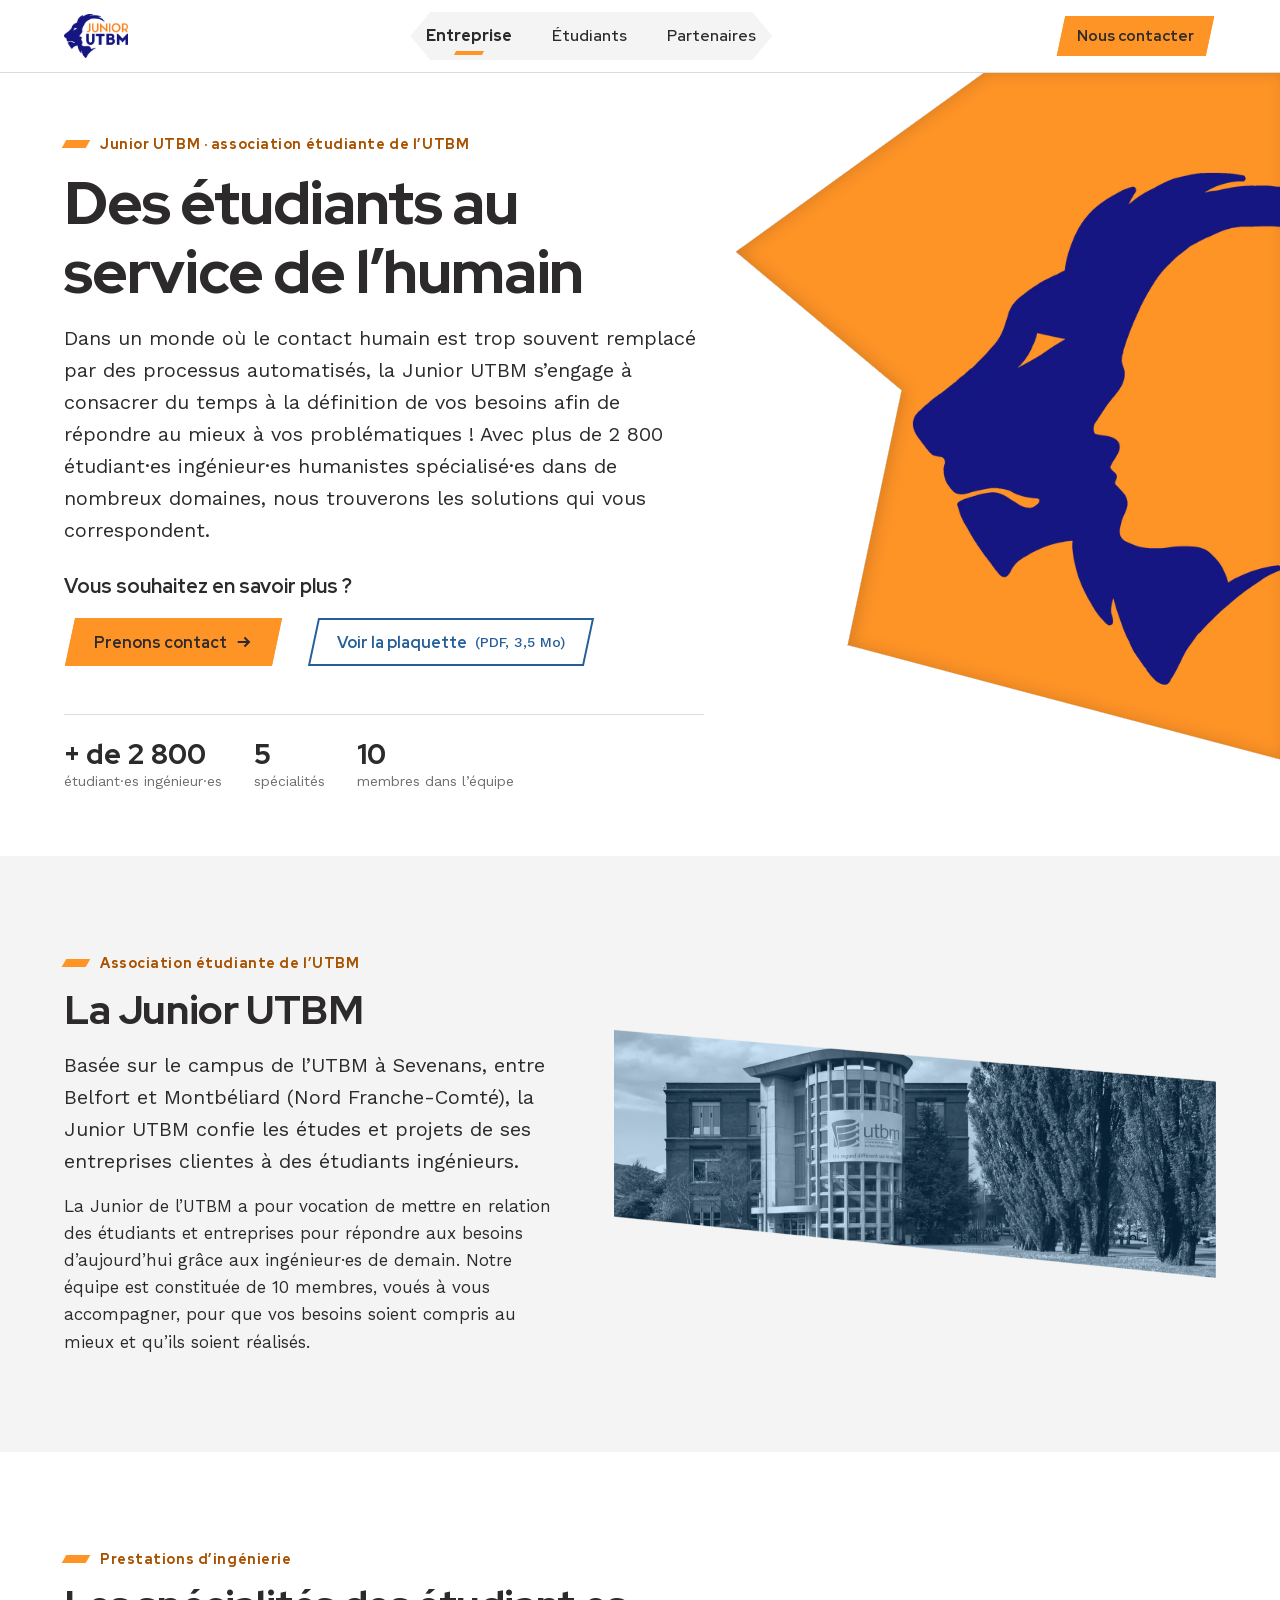
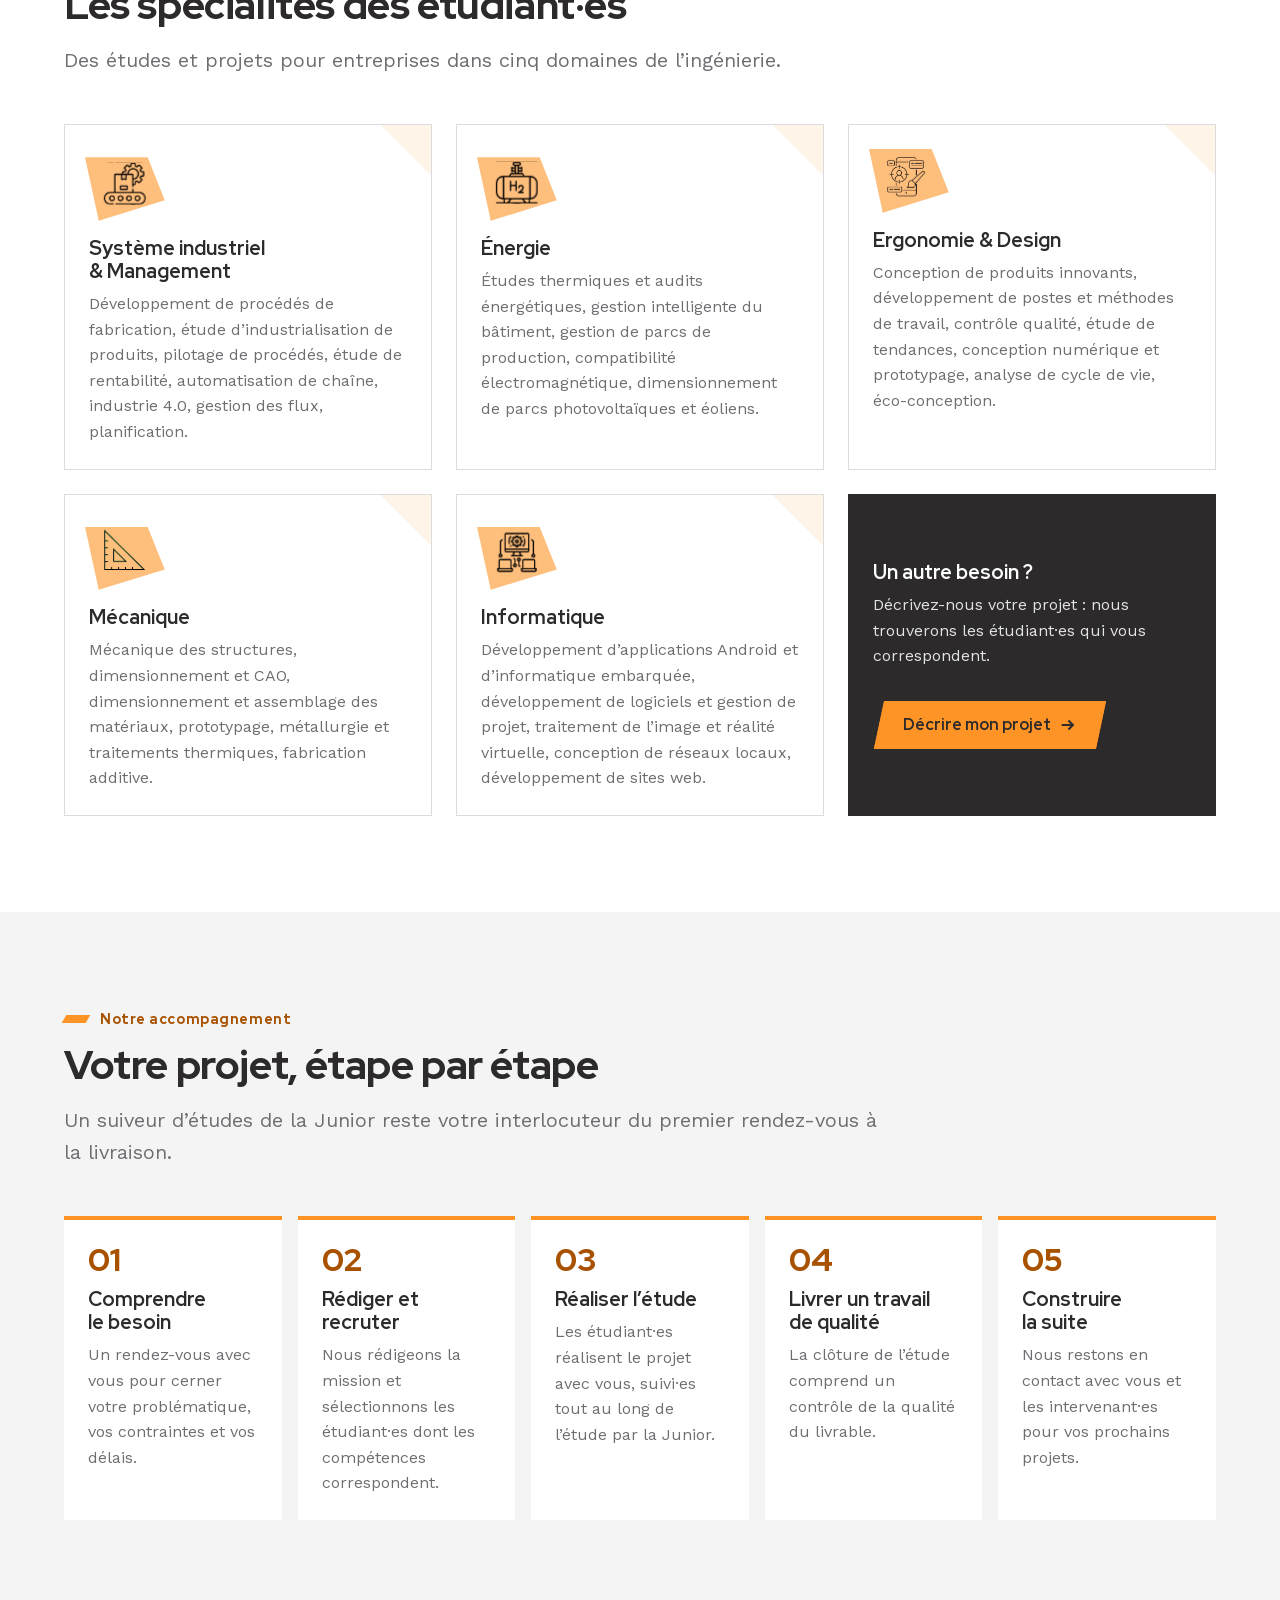
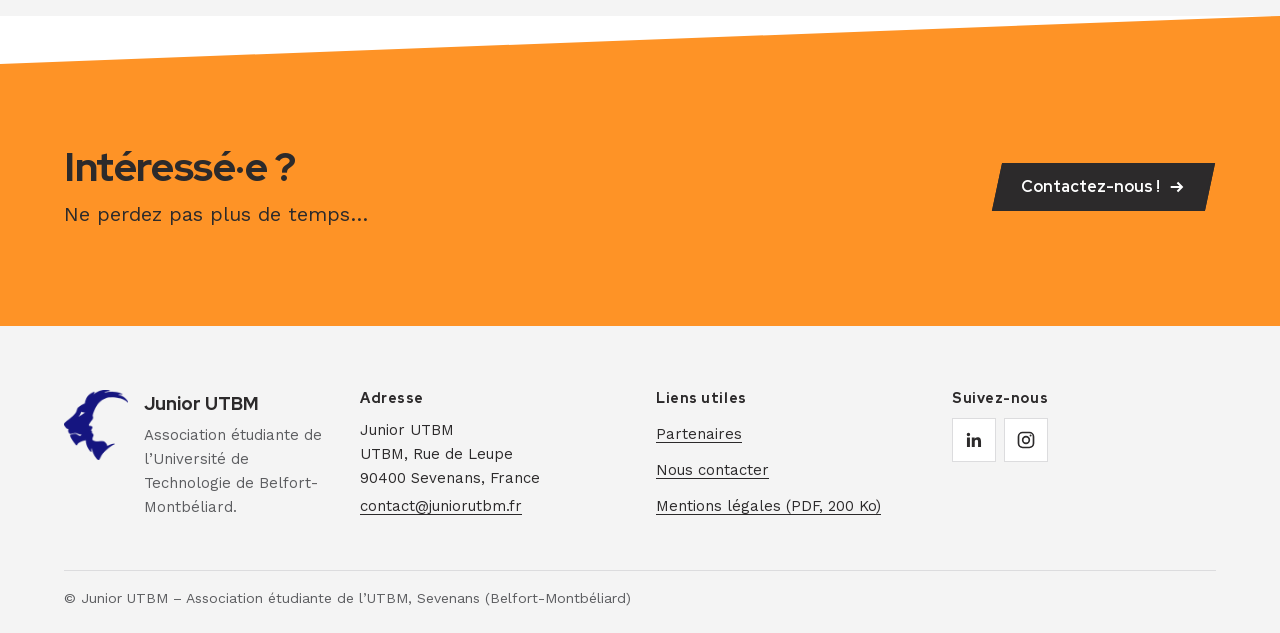
<file: index.html>
<!doctype html>
<html lang="fr">
<head>
  <meta charset="utf-8">
  <meta http-equiv="Content-Security-Policy" content="default-src 'self'; object-src 'none'; base-uri 'self'; form-action 'self'">
  <meta name="viewport" content="width=device-width, initial-scale=1">
  <title>Junior UTBM | Études d’ingénierie par des étudiants UTBM</title>
  <meta name="description" content="Junior UTBM, association étudiante de l’UTBM à Sevenans (Belfort-Montbéliard) : études et prestations d’ingénierie réalisées par des étudiants ingénieurs.">
  <link rel="canonical" href="https://junior.utbm.fr/">
  <meta name="theme-color" content="#FE9326">
  <link rel="icon" href="favicon.ico" sizes="48x48">
  <link rel="icon" href="assets/img/favicon.svg" type="image/svg+xml">
  <link rel="icon" href="assets/img/favicon-192.png" type="image/png" sizes="192x192">
  <link rel="apple-touch-icon" href="assets/img/apple-touch-icon.png">
  <link rel="preload" href="assets/fonts/red-hat-display.woff2" as="font" type="font/woff2" crossorigin>
  <link rel="stylesheet" href="assets/css/style.css">
  <script src="assets/js/main.js" defer></script>

  <meta property="og:type" content="website">
  <meta property="og:site_name" content="Junior UTBM">
  <meta property="og:locale" content="fr_FR">
  <meta property="og:title" content="Junior UTBM | Études d’ingénierie par des étudiants UTBM">
  <meta property="og:description" content="Junior UTBM, association étudiante de l’UTBM à Sevenans (Belfort-Montbéliard) : études et prestations d’ingénierie réalisées par des étudiants ingénieurs.">
  <meta property="og:url" content="https://junior.utbm.fr/">
  <meta property="og:image" content="https://junior.utbm.fr/assets/img/og-image.png">
  <meta property="og:image:width" content="1200">
  <meta property="og:image:height" content="630">
  <meta property="og:image:alt" content="Junior UTBM : des étudiants ingénieurs de l’UTBM au service des entreprises">
  <meta name="twitter:card" content="summary_large_image">

  <script type="application/ld+json">
{
    "@context": "https://schema.org",
    "@graph": [
      {
        "@type": "Organization",
        "@id": "https://junior.utbm.fr/#organization",
        "name": "Junior UTBM",
        "url": "https://junior.utbm.fr/",
        "logo": "https://junior.utbm.fr/assets/img/logo.png",
        "image": "https://junior.utbm.fr/assets/img/og-image.png",
        "description": "Association étudiante de l’UTBM qui met en relation des étudiants ingénieurs et des entreprises pour des études et projets d’ingénierie.",
        "email": "contact@juniorutbm.fr",
        "address": {
          "@type": "PostalAddress",
          "streetAddress": "UTBM, Rue de Leupe",
          "postalCode": "90400",
          "addressLocality": "Sevenans",
          "addressRegion": "Bourgogne-Franche-Comté",
          "addressCountry": "FR"
        },
        "areaServed": "Nord Franche-Comté",
        "sameAs": [
          "https://www.linkedin.com/company/junior-utbm/",
          "https://www.instagram.com/junior_utbm/"
        ],
        "parentOrganization": {
          "@type": "CollegeOrUniversity",
          "name": "Université de Technologie de Belfort-Montbéliard (UTBM)",
          "url": "https://www.utbm.fr/"
        },
        "knowsAbout": [
          "Système industriel",
          "Industrie 4.0",
          "Énergie",
          "Photovoltaïque",
          "Mécanique",
          "CAO",
          "Ergonomie",
          "Design produit",
          "Éco-conception",
          "Informatique",
          "Développement web",
          "Développement logiciel"
        ]
      },
      {
        "@type": "WebSite",
        "@id": "https://junior.utbm.fr/#website",
        "url": "https://junior.utbm.fr/",
        "name": "Junior UTBM",
        "inLanguage": "fr-FR",
        "publisher": {
          "@id": "https://junior.utbm.fr/#organization"
        }
      }
    ]
  }
  </script>
</head>
<body>
  <a class="skip-link" href="#contenu">Aller au contenu</a>

  <!-- EN-TÊTE (identique sur toutes les pages, seuls les chemins et aria-current changent) -->
  <header class="site-header">
    <div class="site-header__inner container">
      <a class="brand" href="./"><picture><source srcset="assets/img/logo.webp" type="image/webp"><img src="assets/img/logo.png" alt="Junior UTBM – accueil" width="347" height="240"></picture></a>
      <nav class="site-nav" aria-label="Navigation principale">
        <ul class="site-nav__list">
          <li><a href="./" aria-current="page">Entreprise</a></li>
          <li><a href="etudiants/">Étudiants</a></li>
          <li><a href="partenaires/">Partenaires</a></li>
        </ul>
      </nav>
      <a class="btn btn--primary btn--sm site-header__cta" href="contact/">Nous contacter</a>
    </div>
  </header>

  <main id="contenu">
    <section class="hero hero--home" aria-labelledby="titre-principal">
      <div class="hero__content">
        <h1 id="titre-principal">
          <span class="kicker kicker--h1">Junior UTBM · association étudiante de l’UTBM<span class="visually-hidden"> :</span></span>
          Des étudiants au service de l’humain
        </h1>
        <p class="lead">Dans un monde où le contact humain est trop souvent remplacé par des processus automatisés, la Junior UTBM s’engage à consacrer du temps à la définition de vos besoins afin de répondre au mieux à vos problématiques&nbsp;! Avec plus de 2&nbsp;800 étudiant·es ingénieur·es humanistes spécialisé·es dans de nombreux domaines, nous trouverons les solutions qui vous correspondent.</p>
        <p class="hero__question">Vous souhaitez en savoir plus&nbsp;?</p>
        <div class="actions">
          <a class="btn btn--primary" href="contact/">Prenons contact <svg viewBox="0 0 20 20" aria-hidden="true" focusable="false"><path d="M3 10h12M10.5 5l5 5-5 5" fill="none" stroke="currentColor" stroke-width="2.2"/></svg></a>
          <a class="btn btn--secondary" href="assets/docs/plaquette-junior-utbm.pdf" type="application/pdf">Voir la plaquette <span class="btn__meta">(PDF, 3,5&nbsp;Mo)</span></a>
        </div>
        <ul class="facts">
          <li><strong>+ de 2&nbsp;800</strong> étudiant·es ingénieur·es</li>
          <li><strong>5</strong> spécialités</li>
          <li><strong>10</strong> membres dans l’équipe</li>
        </ul>
      </div>
      <div class="hero__media">
        <img src="assets/img/hero-lion-orange.svg" alt="" width="701" height="886" fetchpriority="high" decoding="async">
      </div>
    </section>

    <section class="section section--light" aria-labelledby="titre-junior">
      <div class="container about__grid">
        <div>
          <p class="kicker">Association étudiante de l’UTBM</p>
          <h2 id="titre-junior">La Junior UTBM</h2>
          <p class="lead">Basée sur le campus de l’UTBM à Sevenans, entre Belfort et Montbéliard (Nord Franche-Comté), la Junior UTBM confie les études et projets de ses entreprises clientes à des étudiants ingénieurs.</p>
          <p>La Junior de l’UTBM a pour vocation de mettre en relation des étudiants et entreprises pour répondre aux besoins d’aujourd’hui grâce aux ingénieur·es de demain. Notre équipe est constituée de 10 membres, voués à vous accompagner, pour que vos besoins soient compris au mieux et qu’ils soient réalisés.</p>
        </div>
        <figure class="about__media">
          <picture>
            <source srcset="assets/img/campus-600.webp 600w, assets/img/campus.webp 1200w" sizes="(min-width: 56em) 40rem, calc(100vw - 2rem)" type="image/webp">
            <img src="assets/img/campus.png" alt="Bâtiment de l’Université de Technologie de Belfort-Montbéliard (UTBM), entouré d’arbres" width="1200" height="495" loading="lazy" decoding="async">
          </picture>
        </figure>
      </div>
    </section>

    <section class="section" aria-labelledby="titre-specialites">
      <div class="container">
        <div class="section-head">
          <p class="kicker">Prestations d’ingénierie</p>
          <h2 id="titre-specialites">Les spécialités des étudiant·es</h2>
          <p>Des études et projets pour entreprises dans cinq domaines de l’ingénierie.</p>
        </div>
        <ul class="cards">
            <li class="card">
              <img class="card__icon" src="assets/img/icons/industriel.svg" alt="" width="157" height="141" loading="lazy" decoding="async">
              <h3>Système industriel &amp; Management</h3>
              <p>Développement de procédés de fabrication, étude d’industrialisation de produits, pilotage de procédés, étude de rentabilité, automatisation de chaîne, industrie 4.0, gestion des flux, planification.</p>
            </li>
            <li class="card">
              <img class="card__icon" src="assets/img/icons/energie.svg" alt="" width="157" height="141" loading="lazy" decoding="async">
              <h3>Énergie</h3>
              <p>Études thermiques et audits énergétiques, gestion intelligente du bâtiment, gestion de parcs de production, compatibilité électromagnétique, dimensionnement de parcs photovoltaïques et éoliens.</p>
            </li>
            <li class="card">
              <img class="card__icon" src="assets/img/icons/design.svg" alt="" width="157" height="141" loading="lazy" decoding="async">
              <h3>Ergonomie &amp; Design</h3>
              <p>Conception de produits innovants, développement de postes et méthodes de travail, contrôle qualité, étude de tendances, conception numérique et prototypage, analyse de cycle de vie, éco-conception.</p>
            </li>
            <li class="card">
              <img class="card__icon" src="assets/img/icons/mecanique.svg" alt="" width="157" height="141" loading="lazy" decoding="async">
              <h3>Mécanique</h3>
              <p>Mécanique des structures, dimensionnement et CAO, dimensionnement et assemblage des matériaux, prototypage, métallurgie et traitements thermiques, fabrication additive.</p>
            </li>
            <li class="card">
              <img class="card__icon" src="assets/img/icons/informatique.svg" alt="" width="157" height="141" loading="lazy" decoding="async">
              <h3>Informatique</h3>
              <p>Développement d’applications Android et d’informatique embarquée, développement de logiciels et gestion de projet, traitement de l’image et réalité virtuelle, conception de réseaux locaux, développement de sites web.</p>
            </li>
            <li class="card card--cta">
              <h3>Un autre besoin&nbsp;?</h3>
              <p>Décrivez-nous votre projet&nbsp;: nous trouverons les étudiant·es qui vous correspondent.</p>
              <a class="btn btn--primary" href="contact/">Décrire mon projet <svg viewBox="0 0 20 20" aria-hidden="true" focusable="false"><path d="M3 10h12M10.5 5l5 5-5 5" fill="none" stroke="currentColor" stroke-width="2.2"/></svg></a>
            </li>
        </ul>
      </div>
    </section>

    <section class="section section--light" aria-labelledby="titre-process">
      <div class="container">
        <div class="section-head">
          <p class="kicker">Notre accompagnement</p>
          <h2 id="titre-process">Votre projet, étape par étape</h2>
          <p>Un suiveur d’études de la Junior reste votre interlocuteur du premier rendez-vous à la livraison.</p>
        </div>
        <ol class="process">
          <li>
            <h3>Comprendre le besoin</h3>
            <p>Un rendez-vous avec vous pour cerner votre problématique, vos contraintes et vos délais.</p>
          </li>
          <li>
            <h3>Rédiger et recruter</h3>
            <p>Nous rédigeons la mission et sélectionnons les étudiant·es dont les compétences correspondent.</p>
          </li>
          <li>
            <h3>Réaliser l’étude</h3>
            <p>Les étudiant·es réalisent le projet avec vous, suivi·es tout au long de l’étude par la Junior.</p>
          </li>
          <li>
            <h3>Livrer un travail de qualité</h3>
            <p>La clôture de l’étude comprend un contrôle de la qualité du livrable.</p>
          </li>
          <li>
            <h3>Construire la suite</h3>
            <p>Nous restons en contact avec vous et les intervenant·es pour vos prochains projets.</p>
          </li>
        </ol>
      </div>
    </section>

    <!-- Masquée jusqu'à ce que les photos des membres actuels soient disponibles : retirer l'attribut hidden pour la réafficher. -->
    <section class="section" aria-labelledby="titre-equipe" hidden>
      <div class="scroller" data-scroller>
        <div class="container scroller__head">
          <div>
            <p class="kicker">Ils vous accompagnent</p>
            <h2 id="titre-equipe">Notre équipe</h2>
            <p>Des étudiant·es de l’UTBM qui suivent votre projet de la définition du besoin à sa réalisation.</p>
          </div>
          <div class="scroller__controls" hidden>
            <button class="scroller__btn" type="button" data-scroller-prev aria-label="Membres précédents"><svg viewBox="0 0 20 20" aria-hidden="true" focusable="false"><path d="M17 10H5M9.5 5l-5 5 5 5" fill="none" stroke="currentColor" stroke-width="2.2"/></svg></button>
            <button class="scroller__btn" type="button" data-scroller-next aria-label="Membres suivants"><svg viewBox="0 0 20 20" aria-hidden="true" focusable="false"><path d="M3 10h12M10.5 5l5 5-5 5" fill="none" stroke="currentColor" stroke-width="2.2"/></svg></button>
          </div>
        </div>
        <div class="scroller__viewport" data-scroller-viewport role="region" aria-label="Membres de l’équipe, défilement horizontal" tabindex="0">
          <ul class="scroller__track">
              <li><img src="assets/img/team/agathe.jpg" alt="Agathe — Présidente" width="478" height="640" loading="lazy" decoding="async"></li>
              <li><img src="assets/img/team/arthur.jpg" alt="Arthur — Vice-président" width="478" height="640" loading="lazy" decoding="async"></li>
              <li><img src="assets/img/team/tanguy.jpg" alt="Tanguy — Secrétaire" width="478" height="640" loading="lazy" decoding="async"></li>
              <li><img src="assets/img/team/wissame.jpg" alt="Wissame — Responsable communication" width="478" height="640" loading="lazy" decoding="async"></li>
              <li><img src="assets/img/team/guillain.jpg" alt="Guillain — Responsable Pôle Étude" width="478" height="640" loading="lazy" decoding="async"></li>
              <li><img src="assets/img/team/alexandre.jpg" alt="Alexandre — Trésorier" width="478" height="640" loading="lazy" decoding="async"></li>
              <li><img src="assets/img/team/alexandre-desbos.jpg" alt="Alexandre — Responsable informatique" width="478" height="640" loading="lazy" decoding="async"></li>
          </ul>
        </div>
      </div>
    </section>

    <section class="cta-band" aria-labelledby="titre-cta">
      <div class="container cta-band__inner">
        <div>
          <h2 id="titre-cta">Intéressé·e&nbsp;?</h2>
          <p>Ne perdez pas plus de temps…</p>
        </div>
        <a class="btn btn--dark" href="contact/">Contactez-nous&nbsp;! <svg viewBox="0 0 20 20" aria-hidden="true" focusable="false"><path d="M3 10h12M10.5 5l5 5-5 5" fill="none" stroke="currentColor" stroke-width="2.2"/></svg></a>
      </div>
    </section>
  </main>

  <!-- PIED DE PAGE (identique sur toutes les pages, seuls les chemins changent) -->
  <footer class="site-footer">
    <div class="container site-footer__grid">
      <div class="site-footer__brand">
        <img src="assets/img/lion.png" alt="" width="144" height="158" loading="lazy" decoding="async">
        <div>
          <p class="site-footer__name">Junior UTBM</p>
          <p>Association étudiante de l’Université de Technologie de Belfort-Montbéliard.</p>
        </div>
      </div>
      <div>
        <h2>Adresse</h2>
        <address>
          Junior UTBM<br>
          UTBM, Rue de Leupe<br>
          90400 Sevenans, France<br>
          <a href="mailto:contact@juniorutbm.fr">contact@juniorutbm.fr</a>
        </address>
      </div>
      <nav aria-label="Liens utiles">
        <h2>Liens utiles</h2>
        <ul class="site-footer__links">
          <li><a href="partenaires/">Partenaires</a></li>
          <li><a href="contact/">Nous contacter</a></li>
          <li><a href="assets/docs/mentions-legales.pdf" type="application/pdf">Mentions légales (PDF, 200&nbsp;Ko)</a></li>
        </ul>
      </nav>
      <div>
        <h2>Suivez-nous</h2>
        <ul class="social">
          <li><a href="https://www.linkedin.com/company/junior-utbm/" rel="noopener" aria-label="Junior UTBM sur LinkedIn"><svg viewBox="0 0 24 24" aria-hidden="true" focusable="false"><path fill="currentColor" d="M20.45 20.45h-3.56v-5.57c0-1.33-.02-3.04-1.85-3.04-1.85 0-2.14 1.45-2.14 2.94v5.67H9.35V9h3.41v1.56h.05c.48-.9 1.64-1.85 3.37-1.85 3.6 0 4.27 2.37 4.27 5.46v6.28zM5.34 7.43a2.06 2.06 0 1 1 0-4.13 2.06 2.06 0 0 1 0 4.13zM7.12 20.45H3.56V9h3.56v11.45z"/></svg></a></li>
          <li><a href="https://www.instagram.com/junior_utbm/" rel="noopener" aria-label="Junior UTBM sur Instagram"><svg viewBox="0 0 24 24" aria-hidden="true" focusable="false" fill="none" stroke="currentColor" stroke-width="2"><rect x="3" y="3" width="18" height="18" rx="5"/><circle cx="12" cy="12" r="4"/><circle cx="17.5" cy="6.5" r="1.2" fill="currentColor" stroke="none"/></svg></a></li>
        </ul>
      </div>
    </div>
    <div class="container">
      <p class="site-footer__bottom">© Junior UTBM – Association étudiante de l’UTBM, Sevenans (Belfort-Montbéliard)</p>
    </div>
  </footer>
</body>
</html>
</file>
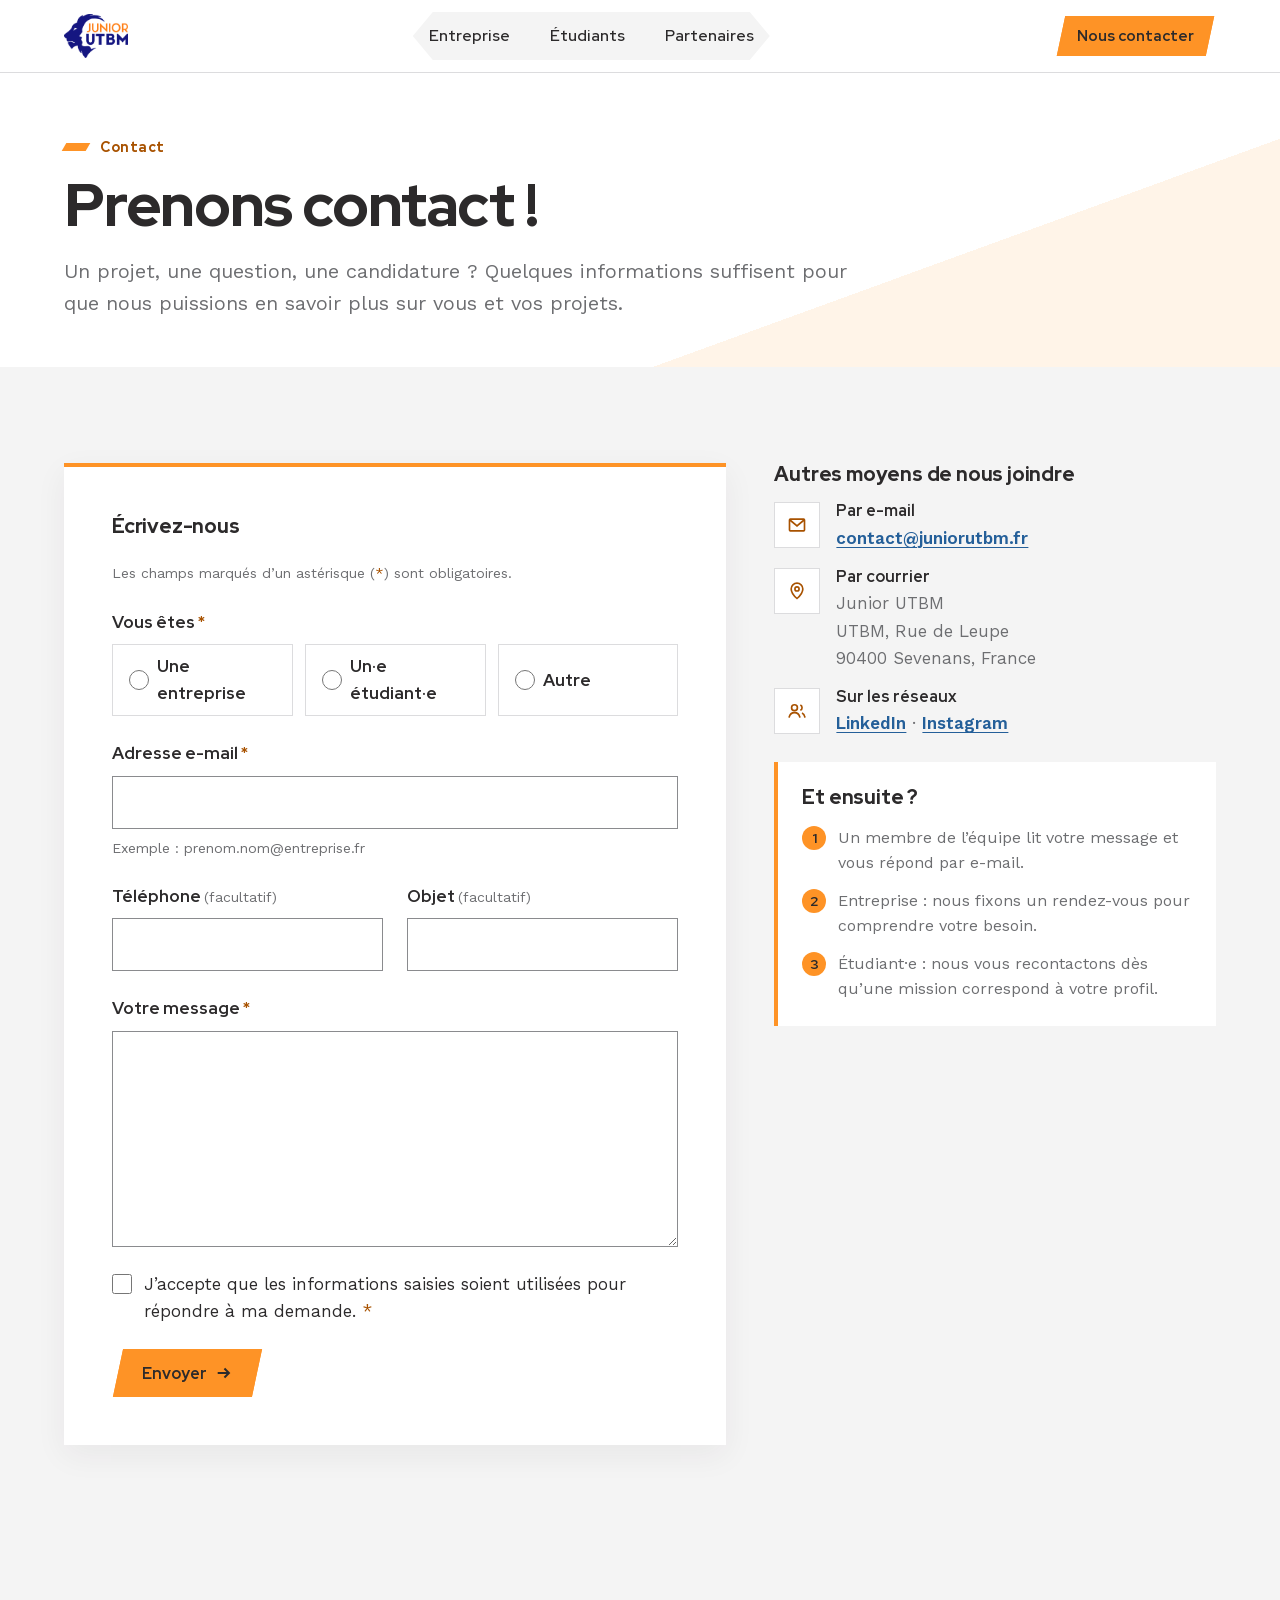
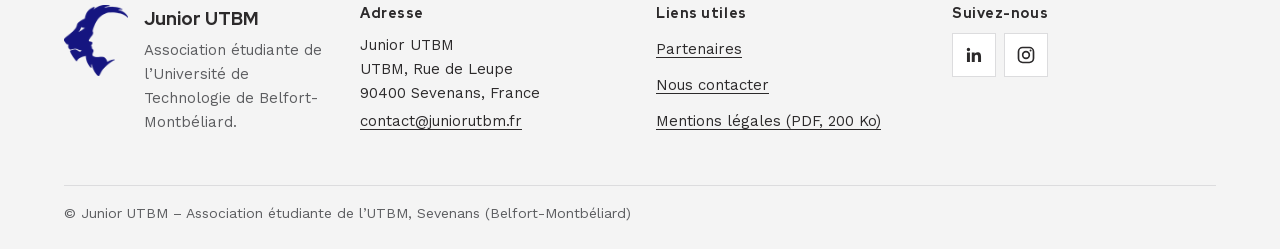
<file: contact/index.html>
<!doctype html>
<html lang="fr">
<head>
  <meta charset="utf-8">
  <meta http-equiv="Content-Security-Policy" content="default-src 'self'; object-src 'none'; base-uri 'self'; form-action 'self'">
  <meta name="viewport" content="width=device-width, initial-scale=1">
  <title>Contact | Junior UTBM, études d’ingénierie à Belfort</title>
  <meta name="description" content="Un projet, une étude d’ingénierie ? Contactez la Junior UTBM, association étudiante de l’UTBM à Sevenans, par formulaire, e-mail ou courrier postal.">
  <link rel="canonical" href="https://junior.utbm.fr/contact/">
  <meta name="theme-color" content="#FE9326">
  <link rel="icon" href="../favicon.ico" sizes="48x48">
  <link rel="icon" href="../assets/img/favicon.svg" type="image/svg+xml">
  <link rel="icon" href="../assets/img/favicon-192.png" type="image/png" sizes="192x192">
  <link rel="apple-touch-icon" href="../assets/img/apple-touch-icon.png">
  <link rel="preload" href="../assets/fonts/red-hat-display.woff2" as="font" type="font/woff2" crossorigin>
  <link rel="stylesheet" href="../assets/css/style.css">
  <script src="../assets/js/main.js" defer></script>

  <meta property="og:type" content="website">
  <meta property="og:site_name" content="Junior UTBM">
  <meta property="og:locale" content="fr_FR">
  <meta property="og:title" content="Contact | Junior UTBM, études d’ingénierie à Belfort">
  <meta property="og:description" content="Un projet, une étude d’ingénierie ? Contactez la Junior UTBM, association étudiante de l’UTBM à Sevenans, par formulaire, e-mail ou courrier postal.">
  <meta property="og:url" content="https://junior.utbm.fr/contact/">
  <meta property="og:image" content="https://junior.utbm.fr/assets/img/og-image.png">
  <meta property="og:image:width" content="1200">
  <meta property="og:image:height" content="630">
  <meta property="og:image:alt" content="Junior UTBM : des étudiants ingénieurs de l’UTBM au service des entreprises">
  <meta name="twitter:card" content="summary_large_image">

  <script type="application/ld+json">
{
    "@context": "https://schema.org",
    "@graph": [
      {
        "@type": "BreadcrumbList",
        "itemListElement": [
          {
            "@type": "ListItem",
            "position": 1,
            "name": "Accueil",
            "item": "https://junior.utbm.fr/"
          },
          {
            "@type": "ListItem",
            "position": 2,
            "name": "Contact",
            "item": "https://junior.utbm.fr/contact/"
          }
        ]
      }
    ]
  }
  </script>
</head>
<body>
  <a class="skip-link" href="#contenu">Aller au contenu</a>

  <!-- EN-TÊTE (identique sur toutes les pages, seuls les chemins et aria-current changent) -->
  <header class="site-header">
    <div class="site-header__inner container">
      <a class="brand" href="../"><picture><source srcset="../assets/img/logo.webp" type="image/webp"><img src="../assets/img/logo.png" alt="Junior UTBM – accueil" width="347" height="240"></picture></a>
      <nav class="site-nav" aria-label="Navigation principale">
        <ul class="site-nav__list">
          <li><a href="../">Entreprise</a></li>
          <li><a href="../etudiants/">Étudiants</a></li>
          <li><a href="../partenaires/">Partenaires</a></li>
        </ul>
      </nav>
      <a class="btn btn--primary btn--sm site-header__cta" href="../contact/" aria-current="page">Nous contacter</a>
    </div>
  </header>

  <main id="contenu">
    <section class="page-head" aria-labelledby="titre-principal">
      <div class="container">
        <p class="kicker">Contact</p>
        <h1 id="titre-principal">Prenons contact&nbsp;!</h1>
        <p>Un projet, une question, une candidature&nbsp;? Quelques informations suffisent pour que nous puissions en savoir plus sur vous et vos projets.</p>
      </div>
    </section>

    <section class="section section--light" aria-label="Formulaire et coordonnées">
      <div class="container contact-grid">
        <div class="contact-card" id="formulaire">
          <h2 class="contact-card__title">Écrivez-nous</h2>
          <div class="form-status" role="status" data-form-status></div>
          <form class="form" method="post" action="envoyer.php" data-contact-form>
            <p class="form__note">Les champs marqués d’un astérisque (<span class="req">*</span>) sont obligatoires.</p>

            <fieldset class="field">
              <legend>Vous êtes <span class="req" aria-hidden="true">*</span></legend>
              <div class="choices">
                <label class="choice"><input type="radio" name="profil" value="entreprise" required> Une entreprise</label>
                <label class="choice"><input type="radio" name="profil" value="etudiant" required> Un·e étudiant·e</label>
                <label class="choice"><input type="radio" name="profil" value="autre" required> Autre</label>
              </div>
              <p class="field__error" id="erreur-profil">Indiquez si vous êtes une entreprise, un·e étudiant·e ou autre.</p>
            </fieldset>

            <div class="field">
              <label for="email">Adresse e-mail <span class="req" aria-hidden="true">*</span></label>
              <input class="input" id="email" name="email" type="email" autocomplete="email" required aria-describedby="aide-email">
              <span class="hint" id="aide-email">Exemple&nbsp;: prenom.nom@entreprise.fr</span>
              <p class="field__error" id="erreur-email">Saisissez une adresse e-mail valide, par exemple prenom.nom@entreprise.fr.</p>
            </div>

            <div class="form__row">
              <div class="field">
                <label for="telephone">Téléphone <span class="hint">(facultatif)</span></label>
                <input class="input" id="telephone" name="telephone" type="tel" autocomplete="tel">
              </div>

              <div class="field">
                <label for="objet">Objet <span class="hint">(facultatif)</span></label>
                <input class="input" id="objet" name="objet" type="text" maxlength="200">
              </div>
            </div>

            <div class="field">
              <label for="message">Votre message <span class="req" aria-hidden="true">*</span></label>
              <textarea class="input" id="message" name="message" rows="7" required></textarea>
              <p class="field__error" id="erreur-message">Écrivez votre message avant d’envoyer le formulaire.</p>
            </div>

            <div class="field">
              <label class="consent"><input type="checkbox" name="consentement" value="oui" required> <span>J’accepte que les informations saisies soient utilisées pour répondre à ma demande. <span class="req" aria-hidden="true">*</span></span></label>
              <p class="field__error" id="erreur-consentement">Cochez cette case pour que nous puissions vous répondre.</p>
            </div>

            <div class="hp" aria-hidden="true">
              <label for="website">Ne pas remplir ce champ</label>
              <input id="website" name="website" type="text" tabindex="-1" autocomplete="off">
            </div>

            <div class="form__submit">
              <button class="btn btn--primary" type="submit">Envoyer <svg viewBox="0 0 20 20" aria-hidden="true" focusable="false"><path d="M3 10h12M10.5 5l5 5-5 5" fill="none" stroke="currentColor" stroke-width="2.2"/></svg></button>
            </div>
          </form>
        </div>

        <aside class="contact-aside" aria-label="Autres moyens de contact">
          <div class="contact-info">
            <h2>Autres moyens de nous joindre</h2>
            <ul class="contact-info__list">
              <li>
                <svg viewBox="0 0 24 24" aria-hidden="true" focusable="false"><rect x="3" y="5" width="18" height="14" rx="1" fill="none" stroke="currentColor" stroke-width="2"/><path d="M3.5 6l8.5 7 8.5-7" fill="none" stroke="currentColor" stroke-width="2"/></svg>
                <div>
                  <h3>Par e-mail</h3>
                  <p><a href="mailto:contact@juniorutbm.fr">contact@juniorutbm.fr</a></p>
                </div>
              </li>
              <li>
                <svg viewBox="0 0 24 24" aria-hidden="true" focusable="false"><path d="M12 21s-7-6.2-7-11.5A7 7 0 0 1 19 9.5C19 14.8 12 21 12 21z" fill="none" stroke="currentColor" stroke-width="2"/><circle cx="12" cy="9.5" r="2.5" fill="none" stroke="currentColor" stroke-width="2"/></svg>
                <div>
                  <h3>Par courrier</h3>
                  <address>Junior UTBM<br>UTBM, Rue de Leupe<br>90400 Sevenans, France</address>
                </div>
              </li>
              <li>
                <svg viewBox="0 0 24 24" aria-hidden="true" focusable="false"><circle cx="9" cy="8" r="3.5" fill="none" stroke="currentColor" stroke-width="2"/><path d="M2.5 20c.6-3.6 3.2-6 6.5-6s5.9 2.4 6.5 6M16 4.8a3.5 3.5 0 0 1 0 6.4M18 14.4c1.9.8 3.2 2.9 3.5 5.6" fill="none" stroke="currentColor" stroke-width="2"/></svg>
                <div>
                  <h3>Sur les réseaux</h3>
                  <p><a href="https://www.linkedin.com/company/junior-utbm/" rel="noopener">LinkedIn</a> · <a href="https://www.instagram.com/junior_utbm/" rel="noopener">Instagram</a></p>
                </div>
              </li>
            </ul>
          </div>

          <div class="contact-next">
            <h2>Et ensuite&nbsp;?</h2>
            <ol class="contact-next__steps">
              <li>Un membre de l’équipe lit votre message et vous répond par e-mail.</li>
              <li>Entreprise&nbsp;: nous fixons un rendez-vous pour comprendre votre besoin.</li>
              <li>Étudiant·e&nbsp;: nous vous recontactons dès qu’une mission correspond à votre profil.</li>
            </ol>
          </div>
        </aside>
      </div>
    </section>
  </main>

  <!-- PIED DE PAGE (identique sur toutes les pages, seuls les chemins changent) -->
  <footer class="site-footer">
    <div class="container site-footer__grid">
      <div class="site-footer__brand">
        <img src="../assets/img/lion.png" alt="" width="144" height="158" loading="lazy" decoding="async">
        <div>
          <p class="site-footer__name">Junior UTBM</p>
          <p>Association étudiante de l’Université de Technologie de Belfort-Montbéliard.</p>
        </div>
      </div>
      <div>
        <h2>Adresse</h2>
        <address>
          Junior UTBM<br>
          UTBM, Rue de Leupe<br>
          90400 Sevenans, France<br>
          <a href="mailto:contact@juniorutbm.fr">contact@juniorutbm.fr</a>
        </address>
      </div>
      <nav aria-label="Liens utiles">
        <h2>Liens utiles</h2>
        <ul class="site-footer__links">
          <li><a href="../partenaires/">Partenaires</a></li>
          <li><a href="../contact/">Nous contacter</a></li>
          <li><a href="../assets/docs/mentions-legales.pdf" type="application/pdf">Mentions légales (PDF, 200&nbsp;Ko)</a></li>
        </ul>
      </nav>
      <div>
        <h2>Suivez-nous</h2>
        <ul class="social">
          <li><a href="https://www.linkedin.com/company/junior-utbm/" rel="noopener" aria-label="Junior UTBM sur LinkedIn"><svg viewBox="0 0 24 24" aria-hidden="true" focusable="false"><path fill="currentColor" d="M20.45 20.45h-3.56v-5.57c0-1.33-.02-3.04-1.85-3.04-1.85 0-2.14 1.45-2.14 2.94v5.67H9.35V9h3.41v1.56h.05c.48-.9 1.64-1.85 3.37-1.85 3.6 0 4.27 2.37 4.27 5.46v6.28zM5.34 7.43a2.06 2.06 0 1 1 0-4.13 2.06 2.06 0 0 1 0 4.13zM7.12 20.45H3.56V9h3.56v11.45z"/></svg></a></li>
          <li><a href="https://www.instagram.com/junior_utbm/" rel="noopener" aria-label="Junior UTBM sur Instagram"><svg viewBox="0 0 24 24" aria-hidden="true" focusable="false" fill="none" stroke="currentColor" stroke-width="2"><rect x="3" y="3" width="18" height="18" rx="5"/><circle cx="12" cy="12" r="4"/><circle cx="17.5" cy="6.5" r="1.2" fill="currentColor" stroke="none"/></svg></a></li>
        </ul>
      </div>
    </div>
    <div class="container">
      <p class="site-footer__bottom">© Junior UTBM – Association étudiante de l’UTBM, Sevenans (Belfort-Montbéliard)</p>
    </div>
  </footer>
</body>
</html>
</file>
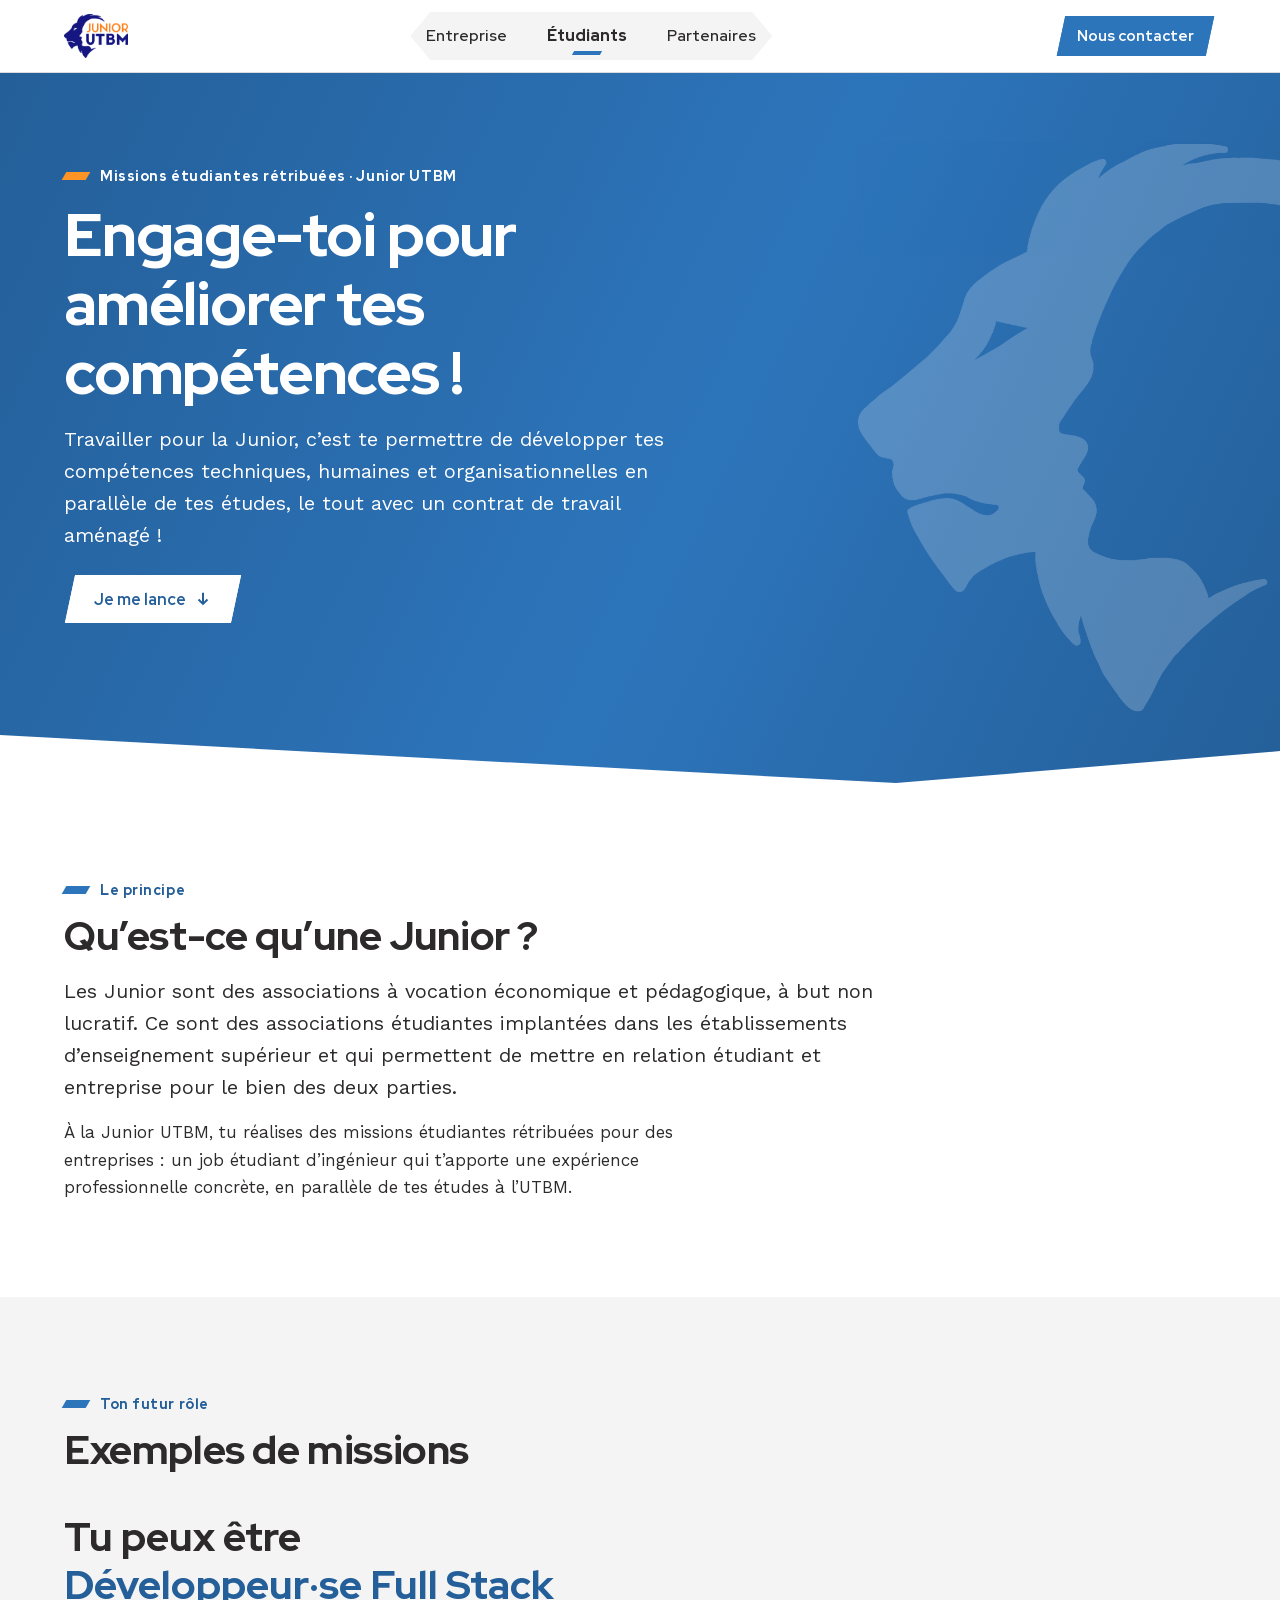
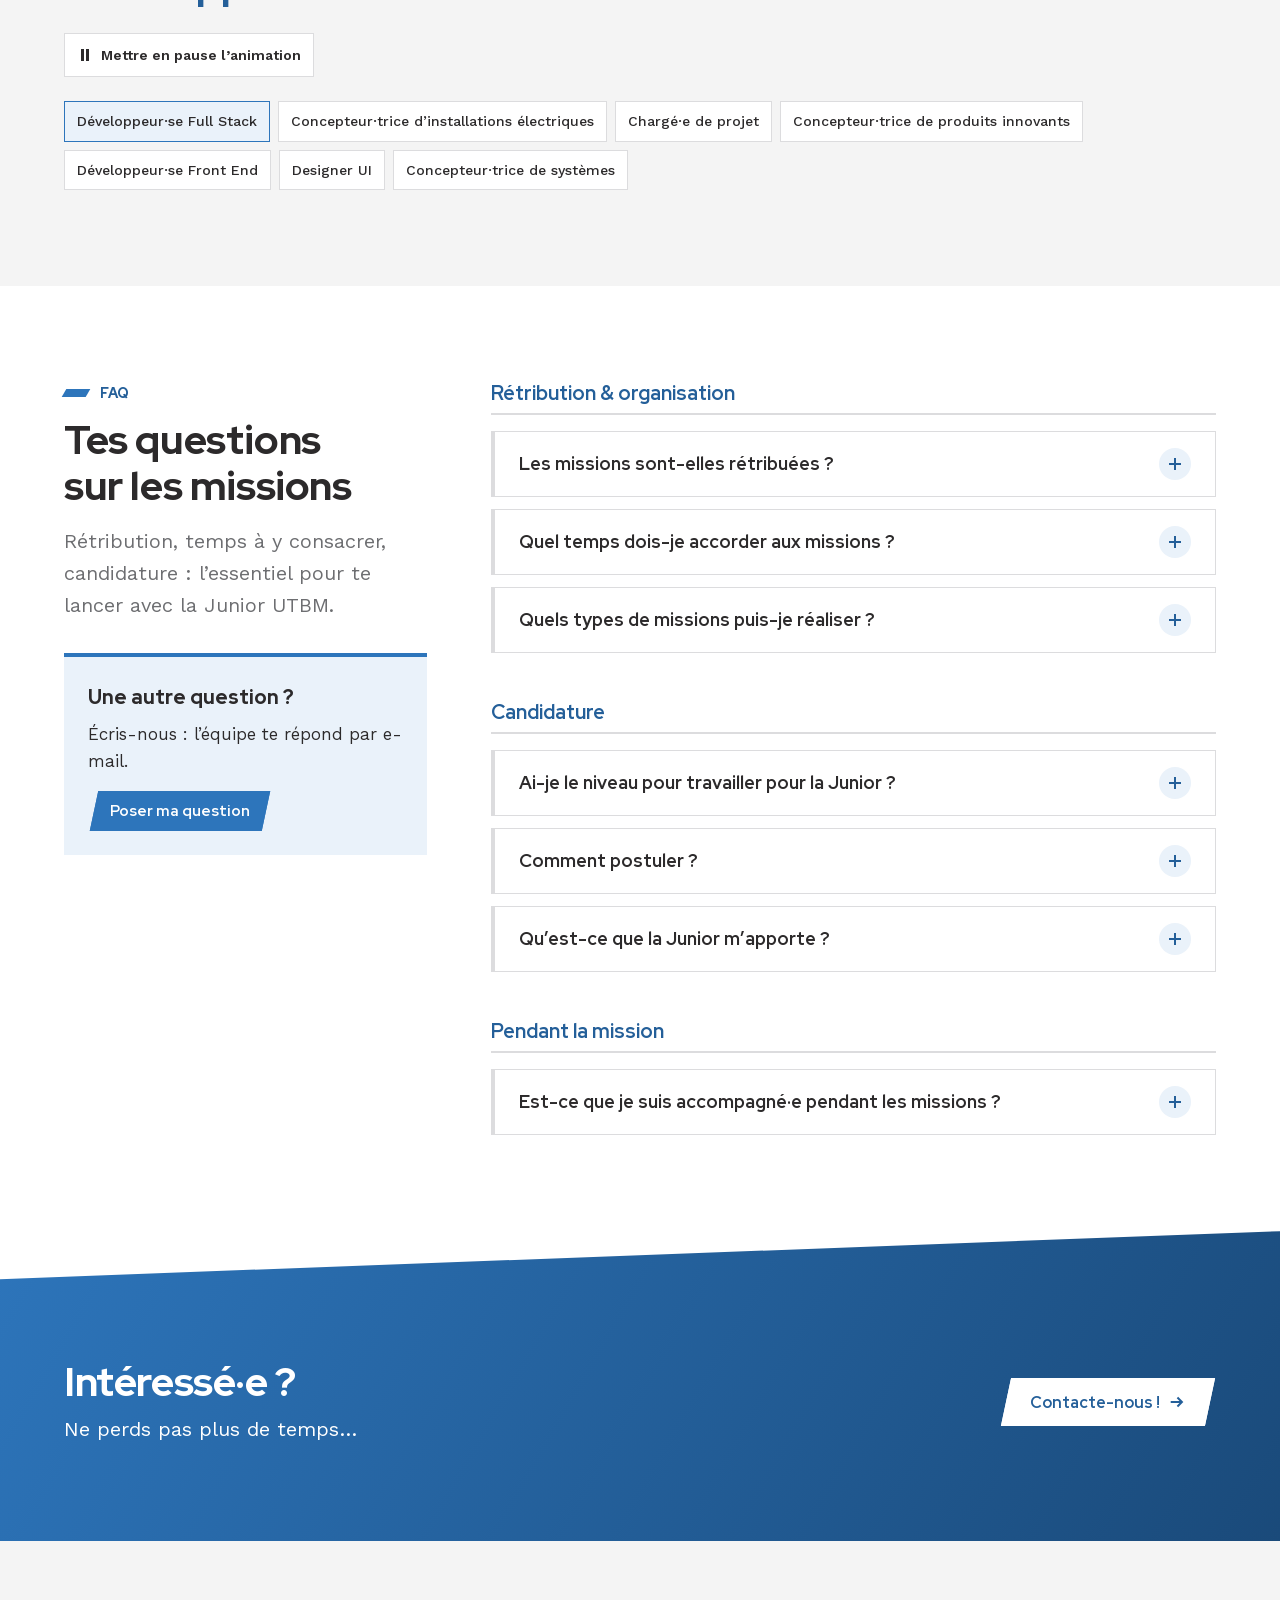
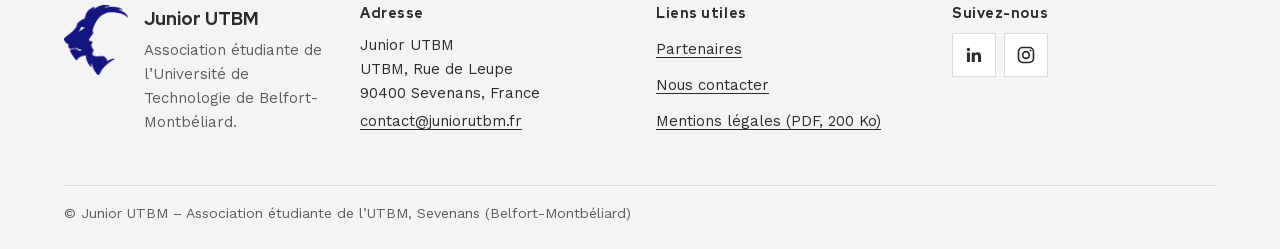
<file: etudiants/index.html>
<!doctype html>
<html lang="fr">
<head>
  <meta charset="utf-8">
  <meta http-equiv="Content-Security-Policy" content="default-src 'self'; object-src 'none'; base-uri 'self'; form-action 'self'">
  <meta name="viewport" content="width=device-width, initial-scale=1">
  <title>Missions étudiantes rétribuées à l’UTBM | Junior UTBM</title>
  <meta name="description" content="Étudiant·e ingénieur·e à l’UTBM ? Avec la Junior UTBM, réalise des missions rétribuées pour des entreprises et gagne une vraie expérience professionnelle.">
  <link rel="canonical" href="https://junior.utbm.fr/etudiants/">
  <meta name="theme-color" content="#2D75BB">
  <link rel="icon" href="../favicon.ico" sizes="48x48">
  <link rel="icon" href="../assets/img/favicon.svg" type="image/svg+xml">
  <link rel="icon" href="../assets/img/favicon-192.png" type="image/png" sizes="192x192">
  <link rel="apple-touch-icon" href="../assets/img/apple-touch-icon.png">
  <link rel="preload" href="../assets/fonts/red-hat-display.woff2" as="font" type="font/woff2" crossorigin>
  <link rel="stylesheet" href="../assets/css/style.css">
  <script src="../assets/js/main.js" defer></script>

  <meta property="og:type" content="website">
  <meta property="og:site_name" content="Junior UTBM">
  <meta property="og:locale" content="fr_FR">
  <meta property="og:title" content="Missions étudiantes rétribuées à l’UTBM | Junior UTBM">
  <meta property="og:description" content="Étudiant·e ingénieur·e à l’UTBM ? Avec la Junior UTBM, réalise des missions rétribuées pour des entreprises et gagne une vraie expérience professionnelle.">
  <meta property="og:url" content="https://junior.utbm.fr/etudiants/">
  <meta property="og:image" content="https://junior.utbm.fr/assets/img/og-image.png">
  <meta property="og:image:width" content="1200">
  <meta property="og:image:height" content="630">
  <meta property="og:image:alt" content="Junior UTBM : des étudiants ingénieurs de l’UTBM au service des entreprises">
  <meta name="twitter:card" content="summary_large_image">

  <script type="application/ld+json">
{
  "@context": "https://schema.org",
  "@graph": [
    {
      "@type": "FAQPage",
      "mainEntity": [
        {
          "@type": "Question",
          "name": "Les missions sont-elles rétribuées ?",
          "acceptedAnswer": {
            "@type": "Answer",
            "text": "Oui, toutes. Tout travail mérite salaire ! Chaque mission fait l’objet d’un contrat aménagé pour rester compatible avec tes études. Le montant dépend de la mission et du temps de travail prévu : il t’est communiqué avant que tu t’engages."
          }
        },
        {
          "@type": "Question",
          "name": "Quel temps dois-je accorder aux missions ?",
          "acceptedAnswer": {
            "@type": "Answer",
            "text": "C’est toi qui le fixes. Les missions sont préparées avec les suiveurs d’études et l’entreprise : tu indiques le nombre d’heures que tu peux consacrer à la Junior, et un planning est trouvé entre toi et l’entreprise. Tes cours restent la priorité : signale tes périodes d’examens ou de stage dès le départ."
          }
        },
        {
          "@type": "Question",
          "name": "Quels types de missions puis-je réaliser ?",
          "acceptedAnswer": {
            "@type": "Answer",
            "text": "Des études et projets réels pour des entreprises, dans les cinq domaines de l’UTBM : Informatique Énergie Mécanique Système industriel & Management Ergonomie & Design Les spécialités détaillées donnent des exemples de projets dans chaque domaine."
          }
        },
        {
          "@type": "Question",
          "name": "Ai-je le niveau pour travailler pour la Junior ?",
          "acceptedAnswer": {
            "@type": "Answer",
            "text": "Nous étudions attentivement tes compétences et ton profil pour que la mission se passe bien, pour toi comme pour l’entreprise. Si tu es retenu·e, c’est que tu as le niveau requis pour la réaliser ! Pas besoin d’être en fin de cursus : une compétence précise (un logiciel, un langage, un projet personnel) peut suffire."
          }
        },
        {
          "@type": "Question",
          "name": "Comment postuler ?",
          "acceptedAnswer": {
            "@type": "Answer",
            "text": "Remplis le formulaire de contact en choisissant le profil « Un·e étudiant·e ». Présente ta filière, ton année et tes compétences principales. Indique tes disponibilités (heures par semaine, périodes chargées). Nous te recontactons dès qu’une mission correspond à ton profil."
          }
        },
        {
          "@type": "Question",
          "name": "Qu’est-ce que la Junior m’apporte ?",
          "acceptedAnswer": {
            "@type": "Answer",
            "text": "Une expérience professionnelle concrète, à valoriser sur ton CV et en entretien de stage. Des compétences techniques, humaines et organisationnelles : relation client, respect d’un cahier des charges, gestion des délais. Un revenu en parallèle de tes études."
          }
        },
        {
          "@type": "Question",
          "name": "Est-ce que je suis accompagné·e pendant les missions ?",
          "acceptedAnswer": {
            "@type": "Answer",
            "text": "Oui. Les suiveurs d’études de la Junior trouvent les missions et t’accompagnent de bout en bout. Tu as toujours quelqu’un pour t’aider en cas de souci ! Rendez-vous avec l’entreprise pour comprendre son besoin. Rédaction de la mission et sélection des intervenant·es. Réalisation, avec un suivi régulier par la Junior. Clôture et contrôle de la qualité du livrable."
          }
        }
      ]
    },
    {
      "@type": "BreadcrumbList",
      "itemListElement": [
        {
          "@type": "ListItem",
          "position": 1,
          "name": "Accueil",
          "item": "https://junior.utbm.fr/"
        },
        {
          "@type": "ListItem",
          "position": 2,
          "name": "Étudiants",
          "item": "https://junior.utbm.fr/etudiants/"
        }
      ]
    }
  ]
}
  </script>
</head>
<body class="theme-blue">
  <a class="skip-link" href="#contenu">Aller au contenu</a>

  <!-- EN-TÊTE (identique sur toutes les pages, seuls les chemins et aria-current changent) -->
  <header class="site-header">
    <div class="site-header__inner container">
      <a class="brand" href="../"><picture><source srcset="../assets/img/logo.webp" type="image/webp"><img src="../assets/img/logo.png" alt="Junior UTBM – accueil" width="347" height="240"></picture></a>
      <nav class="site-nav" aria-label="Navigation principale">
        <ul class="site-nav__list">
          <li><a href="../">Entreprise</a></li>
          <li><a href="../etudiants/" aria-current="page">Étudiants</a></li>
          <li><a href="../partenaires/">Partenaires</a></li>
        </ul>
      </nav>
      <a class="btn btn--primary btn--sm site-header__cta" href="../contact/">Nous contacter</a>
    </div>
  </header>

  <main id="contenu">
    <section class="hero hero--blue" aria-labelledby="titre-principal">
      <img class="hero__lion" src="../assets/img/hero-lion-white.svg" alt="" width="911" height="1000" fetchpriority="high" decoding="async">
      <div class="hero__content">
        <h1 id="titre-principal">
          <span class="kicker kicker--h1">Missions étudiantes rétribuées · Junior UTBM<span class="visually-hidden"> :</span></span>
          Engage-toi pour améliorer tes compétences&nbsp;!
        </h1>
        <p class="lead">Travailler pour la Junior, c’est te permettre de développer tes compétences techniques, humaines et organisationnelles en parallèle de tes études, le tout avec un contrat de travail aménagé&nbsp;!</p>
        <div class="actions">
          <a class="btn btn--light" href="#junior">Je me lance <svg viewBox="0 0 20 20" aria-hidden="true" focusable="false"><path d="M10 3v12M5 10.5l5 5 5-5" fill="none" stroke="currentColor" stroke-width="2.2"/></svg></a>
        </div>
      </div>
    </section>

    <section class="section" id="junior" aria-labelledby="titre-junior">
      <div class="container">
        <p class="kicker">Le principe</p>
        <h2 id="titre-junior">Qu’est-ce qu’une Junior&nbsp;?</h2>
        <p class="lead">Les Junior sont des associations à vocation économique et pédagogique, à but non lucratif. Ce sont des associations étudiantes implantées dans les établissements d’enseignement supérieur et qui permettent de mettre en relation étudiant et entreprise pour le bien des deux parties.</p>
        <p>À la Junior UTBM, tu réalises des missions étudiantes rétribuées pour des entreprises&nbsp;: un job étudiant d’ingénieur qui t’apporte une expérience professionnelle concrète, en parallèle de tes études à l’UTBM.</p>
      </div>
    </section>

    <section class="section section--light" aria-labelledby="titre-missions">
      <div class="container rotator-block" data-rotator>
        <div>
          <p class="kicker">Ton futur rôle</p>
          <h2 id="titre-missions">Exemples de missions</h2>
        </div>
        <p class="rotator" aria-hidden="true">Tu peux être <span class="rotator__word" data-rotator-word>Développeur·se Full Stack</span></p>
        <p class="visually-hidden">Tu peux être, par exemple&nbsp;:</p>
        <ul class="chips" data-rotator-list>
            <li>Développeur·se Full Stack</li>
            <li>Concepteur·trice d’installations électriques</li>
            <li>Chargé·e de projet</li>
            <li>Concepteur·trice de produits innovants</li>
            <li>Développeur·se Front End</li>
            <li>Designer UI</li>
            <li>Concepteur·trice de systèmes</li>
        </ul>
      </div>
    </section>

    <section class="section" aria-labelledby="titre-faq">
      <div class="container faq-layout">
        <div class="faq-aside">
          <p class="kicker">FAQ</p>
          <h2 id="titre-faq">Tes questions sur les missions</h2>
          <p class="faq-aside__lead">Rétribution, temps à y consacrer, candidature&nbsp;: l’essentiel pour te lancer avec la Junior UTBM.</p>
          <div class="faq-help">
            <p class="faq-help__title">Une autre question&nbsp;?</p>
            <p>Écris-nous&nbsp;: l’équipe te répond par e-mail.</p>
            <a class="btn btn--primary btn--sm" href="../contact/#formulaire">Poser ma question</a>
          </div>
        </div>

        <div class="faq-groups">
          <div class="faq-group">
            <h3 class="faq-group__title">Rétribution &amp; organisation</h3>
            <div class="faq">
              <details>
                <summary>Les missions sont-elles rétribuées&nbsp;?</summary>
                <div class="faq__body">
                  <p>Oui, toutes. Tout travail mérite salaire&nbsp;!</p>
                  <p>Chaque mission fait l’objet d’un contrat aménagé pour rester compatible avec tes études. Le montant dépend de la mission et du temps de travail prévu&nbsp;: il t’est communiqué avant que tu t’engages.</p>
                </div>
              </details>
              <details>
                <summary>Quel temps dois-je accorder aux missions&nbsp;?</summary>
                <div class="faq__body">
                  <p>C’est toi qui le fixes. Les missions sont préparées avec les suiveurs d’études et l’entreprise&nbsp;: tu indiques le nombre d’heures que tu peux consacrer à la Junior, et un planning est trouvé entre toi et l’entreprise.</p>
                  <p>Tes cours restent la priorité&nbsp;: signale tes périodes d’examens ou de stage dès le départ.</p>
                </div>
              </details>
              <details>
                <summary>Quels types de missions puis-je réaliser&nbsp;?</summary>
                <div class="faq__body">
                  <p>Des études et projets réels pour des entreprises, dans les cinq domaines de l’UTBM&nbsp;:</p>
                  <ul class="faq__list">
                    <li>Informatique</li>
                    <li>Énergie</li>
                    <li>Mécanique</li>
                    <li>Système industriel &amp; Management</li>
                    <li>Ergonomie &amp; Design</li>
                  </ul>
                  <p>Les <a href="../#titre-specialites">spécialités détaillées</a> donnent des exemples de projets dans chaque domaine.</p>
                </div>
              </details>
            </div>
          </div>

          <div class="faq-group">
            <h3 class="faq-group__title">Candidature</h3>
            <div class="faq">
              <details>
                <summary>Ai-je le niveau pour travailler pour la Junior&nbsp;?</summary>
                <div class="faq__body">
                  <p>Nous étudions attentivement tes compétences et ton profil pour que la mission se passe bien, pour toi comme pour l’entreprise. Si tu es retenu·e, c’est que tu as le niveau requis pour la réaliser&nbsp;!</p>
                  <p>Pas besoin d’être en fin de cursus&nbsp;: une compétence précise (un logiciel, un langage, un projet personnel) peut suffire.</p>
                </div>
              </details>
              <details>
                <summary>Comment postuler&nbsp;?</summary>
                <div class="faq__body">
                  <ol class="faq__steps">
                    <li>Remplis le <a href="../contact/#formulaire">formulaire de contact</a> en choisissant le profil «&nbsp;Un·e étudiant·e&nbsp;».</li>
                    <li>Présente ta filière, ton année et tes compétences principales.</li>
                    <li>Indique tes disponibilités (heures par semaine, périodes chargées).</li>
                  </ol>
                  <p>Nous te recontactons dès qu’une mission correspond à ton profil.</p>
                </div>
              </details>
              <details>
                <summary>Qu’est-ce que la Junior m’apporte&nbsp;?</summary>
                <div class="faq__body">
                  <ul class="faq__list">
                    <li><strong>Une expérience professionnelle</strong> concrète, à valoriser sur ton CV et en entretien de stage.</li>
                    <li><strong>Des compétences</strong> techniques, humaines et organisationnelles&nbsp;: relation client, respect d’un cahier des charges, gestion des délais.</li>
                    <li><strong>Un revenu</strong> en parallèle de tes études.</li>
                  </ul>
                </div>
              </details>
            </div>
          </div>

          <div class="faq-group">
            <h3 class="faq-group__title">Pendant la mission</h3>
            <div class="faq">
              <details>
                <summary>Est-ce que je suis accompagné·e pendant les missions&nbsp;?</summary>
                <div class="faq__body">
                  <p>Oui. Les suiveurs d’études de la Junior trouvent les missions et t’accompagnent de bout en bout. Tu as toujours quelqu’un pour t’aider en cas de souci&nbsp;!</p>
                  <ol class="faq__steps">
                    <li>Rendez-vous avec l’entreprise pour comprendre son besoin.</li>
                    <li>Rédaction de la mission et sélection des intervenant·es.</li>
                    <li>Réalisation, avec un suivi régulier par la Junior.</li>
                    <li>Clôture et contrôle de la qualité du livrable.</li>
                  </ol>
                </div>
              </details>
            </div>
          </div>
        </div>
      </div>
    </section>

    <section class="cta-band cta-band--blue" aria-labelledby="titre-cta">
      <div class="container cta-band__inner">
        <div>
          <h2 id="titre-cta">Intéressé·e&nbsp;?</h2>
          <p>Ne perds pas plus de temps…</p>
        </div>
        <a class="btn btn--light" href="../contact/">Contacte-nous&nbsp;! <svg viewBox="0 0 20 20" aria-hidden="true" focusable="false"><path d="M3 10h12M10.5 5l5 5-5 5" fill="none" stroke="currentColor" stroke-width="2.2"/></svg></a>
      </div>
    </section>
  </main>

  <!-- PIED DE PAGE (identique sur toutes les pages, seuls les chemins changent) -->
  <footer class="site-footer">
    <div class="container site-footer__grid">
      <div class="site-footer__brand">
        <img src="../assets/img/lion.png" alt="" width="144" height="158" loading="lazy" decoding="async">
        <div>
          <p class="site-footer__name">Junior UTBM</p>
          <p>Association étudiante de l’Université de Technologie de Belfort-Montbéliard.</p>
        </div>
      </div>
      <div>
        <h2>Adresse</h2>
        <address>
          Junior UTBM<br>
          UTBM, Rue de Leupe<br>
          90400 Sevenans, France<br>
          <a href="mailto:contact@juniorutbm.fr">contact@juniorutbm.fr</a>
        </address>
      </div>
      <nav aria-label="Liens utiles">
        <h2>Liens utiles</h2>
        <ul class="site-footer__links">
          <li><a href="../partenaires/">Partenaires</a></li>
          <li><a href="../contact/">Nous contacter</a></li>
          <li><a href="../assets/docs/mentions-legales.pdf" type="application/pdf">Mentions légales (PDF, 200&nbsp;Ko)</a></li>
        </ul>
      </nav>
      <div>
        <h2>Suivez-nous</h2>
        <ul class="social">
          <li><a href="https://www.linkedin.com/company/junior-utbm/" rel="noopener" aria-label="Junior UTBM sur LinkedIn"><svg viewBox="0 0 24 24" aria-hidden="true" focusable="false"><path fill="currentColor" d="M20.45 20.45h-3.56v-5.57c0-1.33-.02-3.04-1.85-3.04-1.85 0-2.14 1.45-2.14 2.94v5.67H9.35V9h3.41v1.56h.05c.48-.9 1.64-1.85 3.37-1.85 3.6 0 4.27 2.37 4.27 5.46v6.28zM5.34 7.43a2.06 2.06 0 1 1 0-4.13 2.06 2.06 0 0 1 0 4.13zM7.12 20.45H3.56V9h3.56v11.45z"/></svg></a></li>
          <li><a href="https://www.instagram.com/junior_utbm/" rel="noopener" aria-label="Junior UTBM sur Instagram"><svg viewBox="0 0 24 24" aria-hidden="true" focusable="false" fill="none" stroke="currentColor" stroke-width="2"><rect x="3" y="3" width="18" height="18" rx="5"/><circle cx="12" cy="12" r="4"/><circle cx="17.5" cy="6.5" r="1.2" fill="currentColor" stroke="none"/></svg></a></li>
        </ul>
      </div>
    </div>
    <div class="container">
      <p class="site-footer__bottom">© Junior UTBM – Association étudiante de l’UTBM, Sevenans (Belfort-Montbéliard)</p>
    </div>
  </footer>
</body>
</html>
</file>
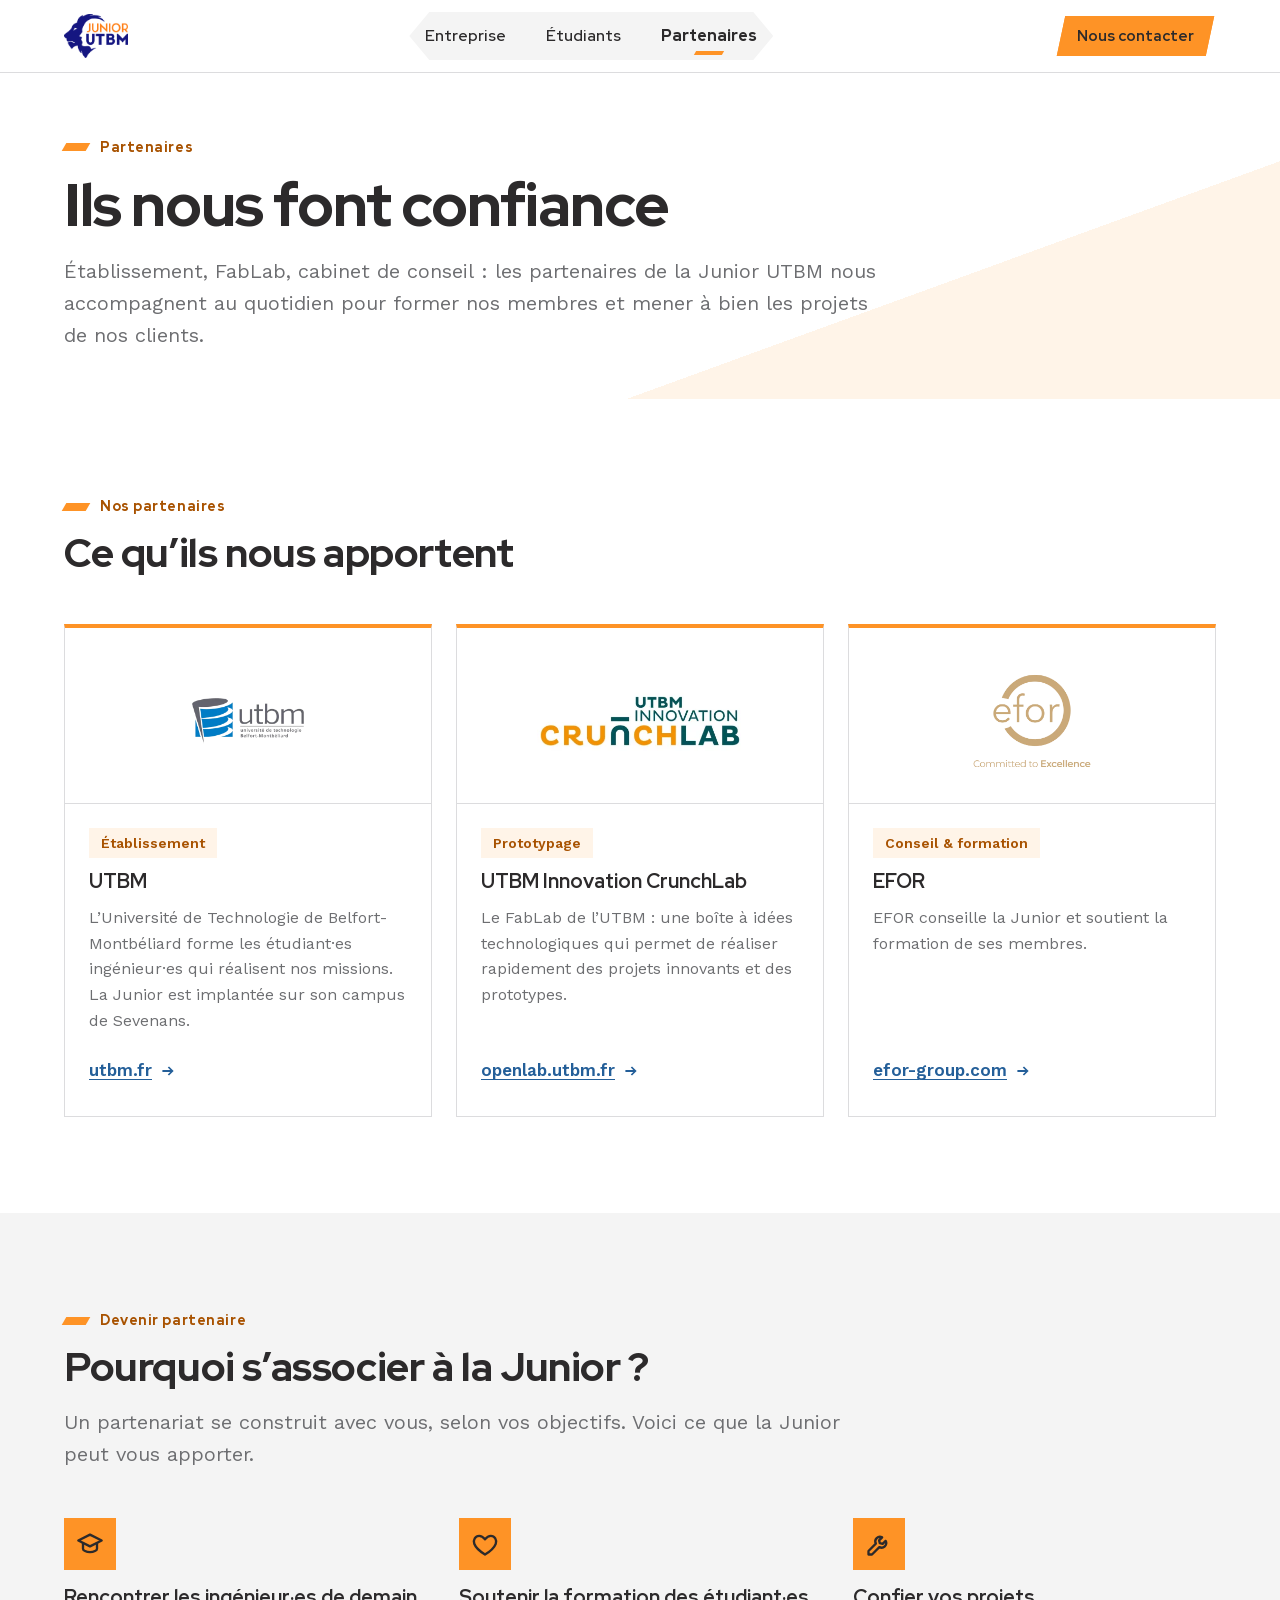
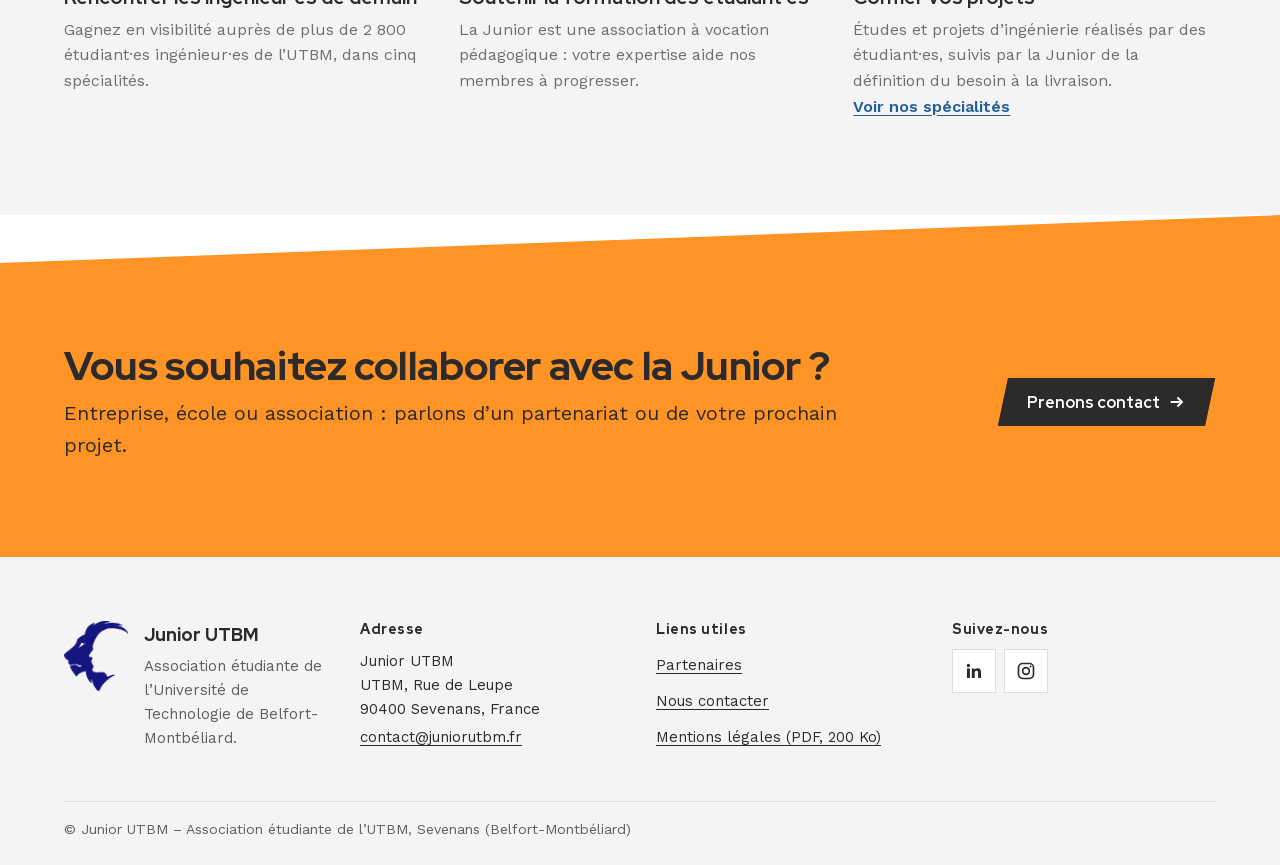
<file: partenaires/index.html>
<!doctype html>
<html lang="fr">
<head>
  <meta charset="utf-8">
  <meta http-equiv="Content-Security-Policy" content="default-src 'self'; object-src 'none'; base-uri 'self'; form-action 'self'">
  <meta name="viewport" content="width=device-width, initial-scale=1">
  <title>Partenaires | Junior UTBM : UTBM, CrunchLab, EFOR</title>
  <meta name="description" content="Découvrez les partenaires de la Junior UTBM : l’UTBM, UTBM Innovation CrunchLab et EFOR. Vous souhaitez collaborer avec les étudiants ingénieurs ?">
  <link rel="canonical" href="https://junior.utbm.fr/partenaires/">
  <meta name="theme-color" content="#FE9326">
  <link rel="icon" href="../favicon.ico" sizes="48x48">
  <link rel="icon" href="../assets/img/favicon.svg" type="image/svg+xml">
  <link rel="icon" href="../assets/img/favicon-192.png" type="image/png" sizes="192x192">
  <link rel="apple-touch-icon" href="../assets/img/apple-touch-icon.png">
  <link rel="preload" href="../assets/fonts/red-hat-display.woff2" as="font" type="font/woff2" crossorigin>
  <link rel="stylesheet" href="../assets/css/style.css">
  <script src="../assets/js/main.js" defer></script>

  <meta property="og:type" content="website">
  <meta property="og:site_name" content="Junior UTBM">
  <meta property="og:locale" content="fr_FR">
  <meta property="og:title" content="Partenaires | Junior UTBM : UTBM, CrunchLab, EFOR">
  <meta property="og:description" content="Découvrez les partenaires de la Junior UTBM : l’UTBM, UTBM Innovation CrunchLab et EFOR. Vous souhaitez collaborer avec les étudiants ingénieurs ?">
  <meta property="og:url" content="https://junior.utbm.fr/partenaires/">
  <meta property="og:image" content="https://junior.utbm.fr/assets/img/og-image.png">
  <meta property="og:image:width" content="1200">
  <meta property="og:image:height" content="630">
  <meta property="og:image:alt" content="Junior UTBM : des étudiants ingénieurs de l’UTBM au service des entreprises">
  <meta name="twitter:card" content="summary_large_image">

  <script type="application/ld+json">
{
    "@context": "https://schema.org",
    "@graph": [
      {
        "@type": "BreadcrumbList",
        "itemListElement": [
          {
            "@type": "ListItem",
            "position": 1,
            "name": "Accueil",
            "item": "https://junior.utbm.fr/"
          },
          {
            "@type": "ListItem",
            "position": 2,
            "name": "Partenaires",
            "item": "https://junior.utbm.fr/partenaires/"
          }
        ]
      }
    ]
  }
  </script>
</head>
<body>
  <a class="skip-link" href="#contenu">Aller au contenu</a>

  <!-- EN-TÊTE (identique sur toutes les pages, seuls les chemins et aria-current changent) -->
  <header class="site-header">
    <div class="site-header__inner container">
      <a class="brand" href="../"><picture><source srcset="../assets/img/logo.webp" type="image/webp"><img src="../assets/img/logo.png" alt="Junior UTBM – accueil" width="347" height="240"></picture></a>
      <nav class="site-nav" aria-label="Navigation principale">
        <ul class="site-nav__list">
          <li><a href="../">Entreprise</a></li>
          <li><a href="../etudiants/">Étudiants</a></li>
          <li><a href="../partenaires/" aria-current="page">Partenaires</a></li>
        </ul>
      </nav>
      <a class="btn btn--primary btn--sm site-header__cta" href="../contact/">Nous contacter</a>
    </div>
  </header>

  <main id="contenu">
    <section class="page-head" aria-labelledby="titre-principal">
      <div class="container">
        <p class="kicker">Partenaires</p>
        <h1 id="titre-principal">Ils nous font confiance</h1>
        <p>Établissement, FabLab, cabinet de conseil&nbsp;: les partenaires de la Junior UTBM nous accompagnent au quotidien pour former nos membres et mener à bien les projets de nos clients.</p>
      </div>
    </section>

    <section class="section" aria-labelledby="titre-partenaires">
      <div class="container">
        <div class="section-head">
          <p class="kicker">Nos partenaires</p>
          <h2 id="titre-partenaires">Ce qu’ils nous apportent</h2>
        </div>
        <ul class="partners">
          <li class="partner">
            <a class="partner__logo" href="https://www.utbm.fr/" rel="noopener" tabindex="-1" aria-hidden="true"><picture><source srcset="../assets/img/partners/utbm.webp" type="image/webp"><img src="../assets/img/partners/utbm.png" alt="" width="1000" height="715" loading="lazy" decoding="async"></picture></a>
            <div class="partner__body">
              <p class="partner__tag">Établissement</p>
              <h3>UTBM</h3>
              <p>L’Université de Technologie de Belfort-Montbéliard forme les étudiant·es ingénieur·es qui réalisent nos missions. La Junior est implantée sur son campus de Sevenans.</p>
              <a class="partner__link" href="https://www.utbm.fr/" rel="noopener">utbm.fr <svg viewBox="0 0 20 20" aria-hidden="true" focusable="false"><path d="M3 10h12M10.5 5l5 5-5 5" fill="none" stroke="currentColor" stroke-width="2.2"/></svg></a>
            </div>
          </li>
          <li class="partner">
            <a class="partner__logo" href="https://openlab.utbm.fr/" rel="noopener" tabindex="-1" aria-hidden="true"><picture><source srcset="../assets/img/partners/crunchlab.webp" type="image/webp"><img src="../assets/img/partners/crunchlab.jpg" alt="" width="1024" height="417" loading="lazy" decoding="async"></picture></a>
            <div class="partner__body">
              <p class="partner__tag">Prototypage</p>
              <h3>UTBM Innovation CrunchLab</h3>
              <p>Le FabLab de l’UTBM&nbsp;: une boîte à idées technologiques qui permet de réaliser rapidement des projets innovants et des prototypes.</p>
              <a class="partner__link" href="https://openlab.utbm.fr/" rel="noopener">openlab.utbm.fr <svg viewBox="0 0 20 20" aria-hidden="true" focusable="false"><path d="M3 10h12M10.5 5l5 5-5 5" fill="none" stroke="currentColor" stroke-width="2.2"/></svg></a>
            </div>
          </li>
          <li class="partner">
            <a class="partner__logo" href="https://efor-group.com/" rel="noopener" tabindex="-1" aria-hidden="true"><picture><source srcset="../assets/img/partners/efor.webp" type="image/webp"><img src="../assets/img/partners/efor.png" alt="" width="1024" height="804" loading="lazy" decoding="async"></picture></a>
            <div class="partner__body">
              <p class="partner__tag">Conseil &amp; formation</p>
              <h3>EFOR</h3>
              <p>EFOR conseille la Junior et soutient la formation de ses membres.</p>
              <a class="partner__link" href="https://efor-group.com/" rel="noopener">efor-group.com <svg viewBox="0 0 20 20" aria-hidden="true" focusable="false"><path d="M3 10h12M10.5 5l5 5-5 5" fill="none" stroke="currentColor" stroke-width="2.2"/></svg></a>
            </div>
          </li>
        </ul>
      </div>
    </section>

    <section class="section section--light" aria-labelledby="titre-devenir">
      <div class="container">
        <div class="section-head">
          <p class="kicker">Devenir partenaire</p>
          <h2 id="titre-devenir">Pourquoi s’associer à la Junior&nbsp;?</h2>
          <p>Un partenariat se construit avec vous, selon vos objectifs. Voici ce que la Junior peut vous apporter.</p>
        </div>
        <ul class="benefits">
          <li>
            <svg viewBox="0 0 24 24" aria-hidden="true" focusable="false"><path d="M2 9l10-5 10 5-10 5z" fill="none" stroke="currentColor" stroke-width="2" stroke-linejoin="round"/><path d="M6 11v5c0 1.5 2.7 3 6 3s6-1.5 6-3v-5" fill="none" stroke="currentColor" stroke-width="2"/></svg>
            <h3>Rencontrer les ingénieur·es de demain</h3>
            <p>Gagnez en visibilité auprès de plus de 2&nbsp;800 étudiant·es ingénieur·es de l’UTBM, dans cinq spécialités.</p>
          </li>
          <li>
            <svg viewBox="0 0 24 24" aria-hidden="true" focusable="false"><path d="M12 21s-7.5-4.6-9.2-9.2C1.6 8.4 3.7 5 7 5c2 0 3.5 1.1 5 3 1.5-1.9 3-3 5-3 3.3 0 5.4 3.4 4.2 6.8C19.5 16.4 12 21 12 21z" fill="none" stroke="currentColor" stroke-width="2" stroke-linejoin="round"/></svg>
            <h3>Soutenir la formation des étudiant·es</h3>
            <p>La Junior est une association à vocation pédagogique&nbsp;: votre expertise aide nos membres à progresser.</p>
          </li>
          <li>
            <svg viewBox="0 0 24 24" aria-hidden="true" focusable="false"><path d="M14.7 6.3a4 4 0 0 0-5.4 5.4L3 18v3h3l6.3-6.3a4 4 0 0 0 5.4-5.4l-2.6 2.6-2.4-.6-.6-2.4z" fill="none" stroke="currentColor" stroke-width="2" stroke-linejoin="round"/></svg>
            <h3>Confier vos projets</h3>
            <p>Études et projets d’ingénierie réalisés par des étudiant·es, suivis par la Junior de la définition du besoin à la livraison. <a href="../#titre-specialites">Voir nos spécialités</a></p>
          </li>
        </ul>
      </div>
    </section>

    <section class="cta-band" aria-labelledby="titre-cta">
      <div class="container cta-band__inner">
        <div>
          <h2 id="titre-cta">Vous souhaitez collaborer avec la Junior&nbsp;?</h2>
          <p>Entreprise, école ou association&nbsp;: parlons d’un partenariat ou de votre prochain projet.</p>
        </div>
        <a class="btn btn--dark" href="../contact/">Prenons contact <svg viewBox="0 0 20 20" aria-hidden="true" focusable="false"><path d="M3 10h12M10.5 5l5 5-5 5" fill="none" stroke="currentColor" stroke-width="2.2"/></svg></a>
      </div>
    </section>
  </main>

  <!-- PIED DE PAGE (identique sur toutes les pages, seuls les chemins changent) -->
  <footer class="site-footer">
    <div class="container site-footer__grid">
      <div class="site-footer__brand">
        <img src="../assets/img/lion.png" alt="" width="144" height="158" loading="lazy" decoding="async">
        <div>
          <p class="site-footer__name">Junior UTBM</p>
          <p>Association étudiante de l’Université de Technologie de Belfort-Montbéliard.</p>
        </div>
      </div>
      <div>
        <h2>Adresse</h2>
        <address>
          Junior UTBM<br>
          UTBM, Rue de Leupe<br>
          90400 Sevenans, France<br>
          <a href="mailto:contact@juniorutbm.fr">contact@juniorutbm.fr</a>
        </address>
      </div>
      <nav aria-label="Liens utiles">
        <h2>Liens utiles</h2>
        <ul class="site-footer__links">
          <li><a href="../partenaires/">Partenaires</a></li>
          <li><a href="../contact/">Nous contacter</a></li>
          <li><a href="../assets/docs/mentions-legales.pdf" type="application/pdf">Mentions légales (PDF, 200&nbsp;Ko)</a></li>
        </ul>
      </nav>
      <div>
        <h2>Suivez-nous</h2>
        <ul class="social">
          <li><a href="https://www.linkedin.com/company/junior-utbm/" rel="noopener" aria-label="Junior UTBM sur LinkedIn"><svg viewBox="0 0 24 24" aria-hidden="true" focusable="false"><path fill="currentColor" d="M20.45 20.45h-3.56v-5.57c0-1.33-.02-3.04-1.85-3.04-1.85 0-2.14 1.45-2.14 2.94v5.67H9.35V9h3.41v1.56h.05c.48-.9 1.64-1.85 3.37-1.85 3.6 0 4.27 2.37 4.27 5.46v6.28zM5.34 7.43a2.06 2.06 0 1 1 0-4.13 2.06 2.06 0 0 1 0 4.13zM7.12 20.45H3.56V9h3.56v11.45z"/></svg></a></li>
          <li><a href="https://www.instagram.com/junior_utbm/" rel="noopener" aria-label="Junior UTBM sur Instagram"><svg viewBox="0 0 24 24" aria-hidden="true" focusable="false" fill="none" stroke="currentColor" stroke-width="2"><rect x="3" y="3" width="18" height="18" rx="5"/><circle cx="12" cy="12" r="4"/><circle cx="17.5" cy="6.5" r="1.2" fill="currentColor" stroke="none"/></svg></a></li>
        </ul>
      </div>
    </div>
    <div class="container">
      <p class="site-footer__bottom">© Junior UTBM – Association étudiante de l’UTBM, Sevenans (Belfort-Montbéliard)</p>
    </div>
  </footer>
</body>
</html>
</file>
<file: assets/css/style.css>
/* ==========================================================================
   Junior UTBM — feuille de style unique
   Sommaire :
   1. Polices        2. Variables (couleurs, typo, espacements)
   3. Base           4. Utilitaires      5. Boutons
   6. En-tête        7. Sections & titres
   8. Accueil        9. Étudiants       10. Contact
   11. Partenaires  12. Pied de page    13. Mouvement réduit
   Astuce : les couleurs et espacements se règlent dans :root (section 2).
   ========================================================================== */

/* 1. Polices (fichiers variables, sous-ensemble latin) ---------------------- */
@font-face {
  font-family: "Red Hat Display";
  src: url("../fonts/red-hat-display.woff2") format("woff2");
  font-weight: 400 900;
  font-style: normal;
  font-display: swap;
}
@font-face {
  font-family: "Work Sans";
  src: url("../fonts/work-sans.woff2") format("woff2");
  font-weight: 400 700;
  font-style: normal;
  font-display: swap;
}

/* 2. Variables -------------------------------------------------------------- */
:root {
  /* Couleurs de marque (obligatoires) */
  --orange: #FE9326;       /* fonds, aplats : texte foncé uniquement dessus */
  --orange-600: #F28215;   /* survol des boutons orange */
  --orange-700: #A85200;   /* texte orange sur fond clair (5,4:1 sur blanc) */
  --orange-50: #FFF4E8;
  --blue: #2D75BB;         /* texte blanc OK dessus (4,8:1) */
  --blue-700: #245F99;     /* liens et texte bleu (6,6:1 sur blanc) */
  --blue-900: #1A4A7A;
  --blue-50: #EAF2FA;

  /* Neutres */
  --ink: #2C2A2B;
  --grey: #6D6E71;
  --light: #F4F4F4;
  --line: #DCDCDE;
  --white: #FFFFFF;

  /* Thème de page (accueil = orange). Surchargé par .theme-blue */
  --accent: var(--orange);
  --accent-hover: var(--orange-600);
  --on-accent: var(--ink);
  --accent-text: var(--orange-700);
  --accent-tint: var(--orange-50);
  --focus: var(--blue-900);

  /* Typographie : échelle 1,25 (tierce majeure), titres fluides */
  --font-head: "Red Hat Display", "Segoe UI", system-ui, -apple-system, sans-serif;
  --font-body: "Work Sans", "Segoe UI", system-ui, -apple-system, sans-serif;
  --fs-sm: 0.875rem;
  --fs-base: 1.0625rem;
  --fs-lg: clamp(1.125rem, 1.05rem + 0.35vw, 1.25rem);
  --fs-h3: 1.25rem;
  --fs-h2: clamp(1.75rem, 1.4rem + 1.5vw, 2.5rem);
  --fs-h1: clamp(2.25rem, 1.6rem + 3vw, 3.75rem);

  /* Espacements : base 4 px */
  --s-1: 0.25rem;  /* 4 */
  --s-2: 0.5rem;   /* 8 */
  --s-3: 0.75rem;  /* 12 */
  --s-4: 1rem;     /* 16 */
  --s-5: 1.5rem;   /* 24 */
  --s-6: 2rem;     /* 32 */
  --s-7: 3rem;     /* 48 */
  --s-8: 4rem;     /* 64 */
  --s-9: 6rem;     /* 96 */
  --section-y: clamp(var(--s-8), 8vw, var(--s-9));

  /* Mise en page */
  --max: 72rem;
  --pad: clamp(1rem, 4vw, 2rem);
  --measure: 68ch;
  --header-h: 4.5rem;
}

.theme-blue {
  --accent: var(--blue);
  --accent-hover: var(--blue-700);
  --on-accent: var(--white);
  --accent-text: var(--blue-700);
  --accent-tint: var(--blue-50);
}

/* 3. Base ------------------------------------------------------------------- */
*,
*::before,
*::after { box-sizing: border-box; }

html {
  -webkit-text-size-adjust: 100%;
  text-size-adjust: 100%;
  scroll-padding-top: var(--s-4);
}
@media (min-width: 45em) {
  html { scroll-padding-top: calc(var(--header-h) + var(--s-4)); }
}
@media (prefers-reduced-motion: no-preference) {
  html { scroll-behavior: smooth; }
}

body {
  margin: 0;
  background: var(--white);
  color: var(--ink);
  font-family: var(--font-body);
  font-size: var(--fs-base);
  line-height: 1.6;
  overflow-x: clip;
  /* Pied de page collé en bas sur les pages courtes */
  display: flex;
  flex-direction: column;
  min-height: 100vh;
}
main { flex: 1 0 auto; }

h1, h2, h3 {
  margin: 0 0 var(--s-4);
  font-family: var(--font-head);
  line-height: 1.15;
  font-weight: 800;
  text-wrap: balance;
}
h1 { font-size: var(--fs-h1); letter-spacing: -0.02em; }
h2 { font-size: var(--fs-h2); letter-spacing: -0.01em; }
h3 { font-size: var(--fs-h3); font-weight: 700; }

p { margin: 0 0 var(--s-4); max-width: var(--measure); }
p:last-child { margin-bottom: 0; }

img, svg { display: block; max-width: 100%; height: auto; }

a { color: var(--blue-700); text-underline-offset: 0.2em; text-decoration-thickness: 1px; }
a:hover { text-decoration-thickness: 2px; }

:focus-visible {
  outline: 3px solid var(--focus);
  outline-offset: 3px;
}

address { font-style: normal; }

ul[class], ol[class] { list-style: none; margin: 0; padding: 0; }

/* 4. Utilitaires ------------------------------------------------------------ */
.container {
  width: 100%;
  max-width: calc(var(--max) + 2 * var(--pad));
  margin-inline: auto;
  padding-inline: var(--pad);
}

.visually-hidden {
  position: absolute !important;
  width: 1px; height: 1px;
  margin: -1px; padding: 0;
  overflow: hidden;
  clip: rect(0 0 0 0);
  white-space: nowrap;
  border: 0;
}

.skip-link {
  position: absolute;
  top: var(--s-2);
  left: var(--s-2);
  z-index: 100;
  padding: var(--s-3) var(--s-4);
  background: var(--ink);
  color: var(--white);
  font-weight: 700;
  transform: translateY(-200%);
}
.skip-link:focus { transform: none; }

/* 5. Boutons ----------------------------------------------------------------
   Le fond est un parallélogramme (::before incliné) : rappel des formes
   anguleuses du lion, sans couper le contour de focus. */
.btn {
  --btn-bg: var(--accent);
  --btn-bg-hover: var(--accent-hover);
  --btn-fg: var(--on-accent);
  --btn-border: var(--btn-bg);
  position: relative;
  isolation: isolate;
  display: inline-flex;
  align-items: center;
  justify-content: center;
  gap: var(--s-2);
  min-height: 3rem;
  margin-inline: 0.375rem;
  padding: var(--s-3) var(--s-5);
  border: 0;
  background: none;
  color: var(--btn-fg);
  font: 700 1rem/1.2 var(--font-head);
  text-align: center;
  text-decoration: none;
  cursor: pointer;
}
.btn::before {
  content: "";
  position: absolute;
  inset: 0;
  z-index: -1;
  background: var(--btn-bg);
  border: 2px solid var(--btn-border);
  transform: skewX(-12deg);
  transition: background-color 0.15s ease, border-color 0.15s ease, transform 0.15s ease;
}
.btn:hover::before { background: var(--btn-bg-hover); border-color: var(--btn-bg-hover); }
.btn:active::before { transform: skewX(-12deg) translateY(1px); }
.btn:hover { text-decoration: none; }
.btn svg { width: 1.125em; height: 1.125em; flex: none; transition: transform 0.15s ease; }
@media (hover: hover) { .btn:hover svg { transform: translateX(3px); } }

.btn--secondary {
  --btn-bg: transparent;
  --btn-bg-hover: var(--blue-50);
  --btn-fg: var(--blue-700);
  --btn-border: var(--blue-700);
}
.btn--secondary:hover::before { border-color: var(--blue-700); }

.btn--dark { --btn-bg: var(--ink); --btn-bg-hover: #000; --btn-fg: var(--white); }
.btn--light { --btn-bg: var(--white); --btn-bg-hover: var(--blue-50); --btn-fg: var(--blue-700); }

.btn--sm { min-height: 2.5rem; padding: var(--s-2) var(--s-4); font-size: 0.9375rem; }

.btn__meta { font-family: var(--font-body); font-weight: 500; font-size: var(--fs-sm); }

.actions {
  display: flex;
  flex-wrap: wrap;
  gap: var(--s-4) var(--s-5);
  align-items: center;
}
/* Téléphone : boutons d'action pleine largeur ; la marge compense le biseau du fond */
.actions .btn,
.cta-band .btn { width: calc(100% - 0.75rem); }
@media (min-width: 30em) {
  .actions .btn,
  .cta-band .btn { width: auto; }
}

/* 6. En-tête ---------------------------------------------------------------- */
.site-header {
  position: relative;
  z-index: 50;
  background: var(--white);
  box-shadow: 0 1px 0 var(--line);
}
.site-header__inner {
  display: grid;
  grid-template-columns: auto 1fr auto;
  grid-template-areas: "brand . cta" "nav nav nav";
  align-items: center;
  column-gap: var(--s-4);
  padding-top: var(--s-2);
}
.brand { grid-area: brand; display: inline-block; padding: var(--s-1) 0; }
.brand img { height: 2.75rem; width: auto; }
.site-header__cta { grid-area: cta; }

.site-nav { grid-area: nav; }
.site-nav__list {
  display: grid;
  grid-template-columns: repeat(3, 1fr);
  margin-top: var(--s-2);
  border-top: 1px solid var(--line);
}
.site-nav__list a {
  position: relative;
  display: flex;
  align-items: center;
  justify-content: center;
  min-height: 2.75rem;
  padding: 0 var(--s-2);
  color: var(--ink);
  font-family: var(--font-head);
  font-weight: 600;
  font-size: 0.9375rem;
  text-decoration: none;
}
.site-nav__list a::after {
  content: "";
  position: absolute;
  left: 50%;
  bottom: 0.3rem;
  width: 1.75rem;
  height: 0.25rem;
  background: var(--accent);
  transform: translateX(-50%) skewX(-30deg) scaleX(0);
  transition: transform 0.2s ease;
}
.site-nav__list a:hover::after { transform: translateX(-50%) skewX(-30deg) scaleX(0.6); }
.site-nav__list a[aria-current="page"] { font-weight: 800; }
.site-nav__list a[aria-current="page"]::after { transform: translateX(-50%) skewX(-30deg) scaleX(1); }

@media (min-width: 45em) {
  .site-header { position: sticky; top: 0; }
  .site-header__inner {
    grid-template-areas: "brand nav cta";
    min-height: var(--header-h);
    padding-top: 0;
  }
  .site-nav { justify-self: center; }
  /* Fond en « pilule à pointes » : clin d'œil à l'ancienne navigation */
  .site-nav__list {
    position: relative;
    isolation: isolate;
    display: flex;
    gap: var(--s-2);
    margin: 0;
    padding: 0 var(--s-5);
    border: 0;
  }
  .site-nav__list::before {
    content: "";
    position: absolute;
    inset: 0;
    z-index: -1;
    background: var(--light);
    clip-path: polygon(1.25rem 0, calc(100% - 1.25rem) 0, 100% 50%, calc(100% - 1.25rem) 100%, 1.25rem 100%, 0 50%);
  }
  .site-nav__list a { min-height: 3rem; padding: 0 var(--s-4); font-size: 1rem; }
}

/* 7. Sections & titres ------------------------------------------------------ */
.section { padding-block: var(--section-y); }
.section--light { background: var(--light); }

.kicker {
  display: flex;
  align-items: center;
  gap: var(--s-3);
  margin: 0 0 var(--s-3);
  color: var(--accent-text);
  font-family: var(--font-head);
  font-size: var(--fs-sm);
  font-weight: 800;
  letter-spacing: 0.04em;
}
.kicker::before {
  content: "";
  width: 1.5rem;
  height: 0.5rem;
  background: var(--accent);
  transform: skewX(-30deg);
  flex: none;
}
/* Sur-titre inclus dans un H1 */
.kicker--h1 { display: flex; margin-bottom: var(--s-4); }

.section-head { margin-bottom: var(--s-7); }
.section-head p:not(.kicker) { color: var(--grey); font-size: var(--fs-lg); }

.lead { font-size: var(--fs-lg); }

/* En-tête de page simple (contact, partenaires, 404) */
.page-head {
  position: relative;
  padding-block: var(--s-8) var(--s-7);
  background:
    linear-gradient(160deg, transparent 0 70%, var(--accent-tint) 70% 100%),
    var(--white);
}
.page-head h1 { margin-bottom: var(--s-4); }
.page-head p:not(.kicker) { font-size: var(--fs-lg); color: var(--grey); }

/* Bandeau d'appel à l'action (bord supérieur incliné) */
.cta-band {
  padding-block: calc(var(--section-y) + var(--s-6)) var(--section-y);
  background: var(--orange);
  color: var(--ink);
  clip-path: polygon(0 var(--s-7), 100% 0, 100% 100%, 0 100%);
}
.cta-band--blue {
  background: linear-gradient(120deg, var(--blue) 0%, var(--blue-900) 100%);
  color: var(--white);
  --focus: var(--white);
}
.cta-band__inner {
  display: flex;
  flex-wrap: wrap;
  align-items: center;
  justify-content: space-between;
  gap: var(--s-5) var(--s-7);
}
.cta-band h2 { margin-bottom: var(--s-2); }
.cta-band p { font-size: var(--fs-lg); }

/* 8. Accueil ---------------------------------------------------------------- */
/* Grille « pleine largeur » : le visuel déborde jusqu'au bord de l'écran */
.hero {
  --g: max(var(--pad), calc((100% - var(--max)) / 2));
  position: relative;
  display: grid;
  grid-template-columns: [full-start] var(--g) [content-start] minmax(0, 1fr) [content-end] var(--g) [full-end];
  row-gap: var(--s-6);
  padding-top: var(--s-7);
  overflow: hidden;
}
.hero__content { grid-column: content; align-self: center; padding-bottom: var(--s-2); }
.hero__content .lead { margin-bottom: var(--s-5); }
.hero__question { font-family: var(--font-head); font-weight: 700; font-size: var(--fs-lg); margin-bottom: var(--s-4); }
.hero__media { grid-column: content-start / full-end; justify-self: end; width: min(60%, 18rem); }
.hero__media img { width: 100%; }

@media (min-width: 56em) {
  .hero {
    grid-template-columns: [full-start] var(--g) [content-start] minmax(0, 7fr) minmax(0, 5fr) [content-end] var(--g) [full-end];
    padding-top: 0;
    min-height: min(46rem, 85vh);
  }
  .hero__content { grid-column: 2; padding-block: var(--s-8); padding-right: var(--s-6); }
  .hero__media { grid-column: 3 / full-end; grid-row: 1; align-self: start; width: 100%; max-width: 40rem; }
}

.facts {
  display: flex;
  flex-wrap: wrap;
  gap: var(--s-4) var(--s-6);
  margin-top: var(--s-7) !important;
  padding-top: var(--s-5) !important;
  border-top: 1px solid var(--line);
  color: var(--grey);
  font-size: var(--fs-sm);
}
.facts strong {
  display: block;
  color: var(--ink);
  font-family: var(--font-head);
  font-size: 1.75rem;
  font-weight: 800;
  line-height: 1.1;
}

.about__grid { display: grid; gap: var(--s-7); align-items: center; }
.about__media { margin: 0; }
.about__media img { width: 100%; }
@media (min-width: 56em) {
  .about__grid { grid-template-columns: minmax(0, 5fr) minmax(0, 6fr); }
}

.cards {
  display: grid;
  gap: var(--s-5);
  grid-template-columns: repeat(auto-fill, minmax(min(100%, 19rem), 1fr));
}
.card {
  display: flex;
  flex-direction: column;
  padding: var(--s-5);
  background: var(--white);
  border: 1px solid var(--line);
  /* Facette triangulaire décorative dans le coin */
  background-image: linear-gradient(225deg, var(--accent-tint) 0 2.25rem, transparent 2.25rem);
}
.card:not(.card--cta) { transition: border-color 0.2s ease, transform 0.2s ease, box-shadow 0.2s ease; }
@media (hover: hover) {
  .card:not(.card--cta):hover {
    border-color: var(--accent);
    transform: translateY(-3px);
    box-shadow: 0 10px 24px rgb(44 42 43 / 0.08);
  }
}
.card__icon { width: 5rem; height: auto; margin: 0 0 var(--s-4) -0.25rem; }
.card h3 { margin-bottom: var(--s-2); }
.card p { color: var(--grey); font-size: 1rem; }
.card--cta {
  justify-content: center;
  background: var(--ink);
  border-color: var(--ink);
  color: var(--white);
  --focus: var(--orange);
}
.card--cta p { color: #E4E4E6; }
.card--cta .btn { align-self: flex-start; margin-top: var(--s-4); }

/* Accompagnement : 5 étapes numérotées, en frise sur grand écran */
ol.process {
  counter-reset: step;
  display: grid;
  gap: var(--s-3);
}
.process li {
  counter-increment: step;
  position: relative;
  padding: var(--s-4) var(--s-4) var(--s-4) 4.25rem;
  background: var(--white);
  border-left: 4px solid var(--accent);
}
.process li::before {
  content: counter(step, decimal-leading-zero);
  position: absolute;
  left: var(--s-4);
  top: var(--s-4);
  color: var(--accent-text);
  font: 800 1.5rem / 1.1 var(--font-head);
}
@media (min-width: 45em) {
  .process li { padding: var(--s-5); border-left: 0; border-top: 4px solid var(--accent); }
  .process li::before { position: static; display: block; margin-bottom: var(--s-3); font-size: 2rem; line-height: 1; }
}
.process h3 { margin-bottom: var(--s-2); }
.process p { margin-bottom: 0; color: var(--grey); font-size: 1rem; }
@media (min-width: 45em) { ol.process { gap: var(--s-5);  grid-template-columns: repeat(2, minmax(0, 1fr)); } }
@media (min-width: 64em) { ol.process { grid-template-columns: repeat(5, minmax(0, 1fr)); gap: var(--s-4); } }

/* Défilement horizontal de l'équipe (scroll-snap, sans JS requis) */
.scroller { position: relative; }
.scroller__head {
  display: flex;
  flex-wrap: wrap;
  align-items: flex-end;
  justify-content: space-between;
  gap: var(--s-4);
}
.scroller__controls { display: flex; gap: var(--s-3); }
.scroller__controls[hidden] { display: none; }
.scroller__btn {
  display: grid;
  place-items: center;
  width: 3rem;
  height: 3rem;
  padding: 0;
  border: 2px solid var(--ink);
  background: var(--white);
  color: var(--ink);
  cursor: pointer;
  transition: background-color 0.15s ease, color 0.15s ease;
}
.scroller__btn:hover:not(:disabled) { background: var(--ink); color: var(--white); }
.scroller__btn:disabled { opacity: 0.35; cursor: default; }
.scroller__btn svg { width: 1.25rem; height: 1.25rem; }
.scroller__viewport {
  overflow-x: auto;
  overscroll-behavior-x: contain;
  scroll-snap-type: x mandatory;
  scroll-padding-inline: var(--pad);
  padding-block: var(--s-2) var(--s-5);
  scrollbar-width: thin;
  scrollbar-color: var(--accent) var(--light);
}
.scroller__viewport:focus-visible { outline-offset: -3px; }
.scroller__track {
  display: flex;
  gap: var(--s-4);
  width: max-content;
  padding-inline: var(--pad) !important;
}
@media (min-width: 72em) {
  .scroller__track { padding-inline: max(var(--pad), calc((100vw - var(--max)) / 2)) !important; }
  .scroller__viewport { scroll-padding-inline: max(var(--pad), calc((100vw - var(--max)) / 2)); }
}
.scroller__track li { scroll-snap-align: start; width: clamp(12.5rem, 60vw, 15rem); }
.scroller__track img { width: 100%; aspect-ratio: 478 / 640; object-fit: cover; background: var(--light); }

/* 9. Étudiants -------------------------------------------------------------- */
.hero--blue {
  --focus: var(--white);
  background: linear-gradient(115deg, var(--blue-700) 0%, var(--blue) 55%, var(--blue-700) 100%);
  color: var(--white);
  padding-bottom: var(--s-9);
  clip-path: polygon(0 0, 100% 0, 100% calc(100% - var(--s-6)), 70% 100%, 0 calc(100% - var(--s-7)));
}
.hero--blue .hero__content { position: relative; z-index: 1; padding-block: var(--s-6); }
.hero--blue .kicker { color: var(--white); }
.hero--blue .kicker::before { background: var(--orange); }
/* Lion plein (silhouette) : calé contre le bord droit, la crinière légèrement rognée par l'écran.
   Opacité réduite pour ne pas concurrencer le titre blanc. */
.hero__lion {
  position: absolute;
  bottom: var(--s-8);
  right: -3rem;
  width: auto;
  height: 45%;
  max-width: none;
  opacity: 0.1;
  pointer-events: none;
}
@media (min-width: 56em) {
  .hero--blue { min-height: 36rem; }
  .hero--blue .hero__content { grid-column: 2; padding-block: var(--s-9) var(--s-8); }
  .hero__lion { bottom: auto; top: 50%; right: -6rem; height: 80%; transform: translateY(-50%); opacity: 0.2; }
}

.rotator-block { display: grid; gap: var(--s-5); }
.rotator {
  margin: 0;
  max-width: none;
  font-family: var(--font-head);
  font-weight: 800;
  font-size: clamp(1.5rem, 1.1rem + 2vw, 2.5rem);
  line-height: 1.2;
}
.rotator__word {
  display: block;
  min-height: 2.4em;
  color: var(--blue-700);
}
.rotator__word.is-entering { animation: rotator-in 0.45s ease both; }
@keyframes rotator-in {
  from { opacity: 0; transform: translateY(0.4em); }
  to { opacity: 1; transform: none; }
}
@media (min-width: 56em) { .rotator__word { min-height: 1.2em; } }

.rotator-toggle {
  justify-self: start;
  display: inline-flex;
  align-items: center;
  gap: var(--s-2);
  min-height: 2.75rem;
  padding: 0 var(--s-3);
  border: 1px solid var(--line);
  background: var(--white);
  color: var(--ink);
  font: 600 var(--fs-sm) / 1 var(--font-body);
  cursor: pointer;
}
.rotator-toggle:hover { border-color: var(--ink); }
.rotator-toggle svg { width: 1rem; height: 1rem; }

.chips { display: flex; flex-wrap: wrap; gap: var(--s-2); }
.chips li {
  padding: var(--s-2) var(--s-3);
  border: 1px solid var(--line);
  background: var(--white);
  font-size: var(--fs-sm);
  font-weight: 500;
  transition: background-color 0.2s ease, border-color 0.2s ease;
}
.chips li.is-current { background: var(--blue-50); border-color: var(--blue); }

/* FAQ : colonne d'intro collante + groupes d'accordéons */
.faq-layout { display: grid; gap: var(--s-7); }
@media (min-width: 60em) {
  .faq-layout { grid-template-columns: minmax(0, 1fr) minmax(0, 2fr); gap: var(--s-8); align-items: start; }
  .faq-aside { position: sticky; top: var(--s-6); }
}
.faq-aside__lead { color: var(--grey); font-size: var(--fs-lg); }
.faq-help {
  margin-top: var(--s-6);
  padding: var(--s-5);
  background: var(--accent-tint);
  border-top: 4px solid var(--accent);
}
.faq-help p { margin-bottom: var(--s-4); }
.faq-help__title { margin-bottom: var(--s-2) !important; font-family: var(--font-head); font-weight: 800; font-size: var(--fs-h3); }

.faq-groups { display: grid; gap: var(--s-7); }
.faq-group__title {
  margin-bottom: var(--s-4);
  padding-bottom: var(--s-2);
  border-bottom: 2px solid var(--line);
  color: var(--accent-text);
  font-size: var(--fs-h3);
}

.faq { display: grid; gap: var(--s-3); }
.faq details {
  background: var(--white);
  border: 1px solid var(--line);
  border-left: 4px solid var(--line);
  transition: border-color 0.2s ease, box-shadow 0.2s ease;
}
.faq details:hover { border-left-color: var(--accent); }
.faq details[open] {
  border-left-color: var(--accent);
  box-shadow: 0 6px 20px rgb(26 74 122 / 0.08);
}
.faq summary {
  display: flex;
  align-items: center;
  justify-content: space-between;
  gap: var(--s-4);
  min-height: 3.5rem;
  padding: var(--s-4) var(--s-5);
  font-family: var(--font-head);
  font-weight: 700;
  font-size: 1.125rem;
  cursor: pointer;
  list-style: none;
}
.faq summary::-webkit-details-marker { display: none; }
/* Icône « + » qui devient « − » : deux traits dessinés en dégradés, aucune image */
.faq summary::after {
  content: "";
  flex: none;
  width: 2rem;
  height: 2rem;
  border-radius: 50%;
  background:
    linear-gradient(currentColor, currentColor) center / 0.75rem 2px no-repeat,
    linear-gradient(currentColor, currentColor) center / 2px 0.75rem no-repeat,
    var(--blue-50);
  color: var(--blue-700);
  transition: transform 0.25s ease, background-color 0.2s ease;
}
.faq details[open] summary::after {
  transform: rotate(180deg);
  background:
    linear-gradient(currentColor, currentColor) center / 0.75rem 2px no-repeat,
    var(--blue-50);
}
.faq summary:hover { color: var(--blue-700); }
.faq summary:focus-visible { outline-offset: -3px; }

.faq__body { padding: 0 var(--s-5) var(--s-5); max-width: var(--measure); }
.faq__body > * + * { margin-top: var(--s-3); }
.faq__body p { margin-bottom: 0; }
ul.faq__list { padding-left: 1.25rem; list-style: disc; }
.faq__list li + li { margin-top: var(--s-1); }
.faq__list li::marker { color: var(--accent-text); }
ol.faq__steps { counter-reset: step; display: grid; gap: var(--s-2); }
/* Pastille en position absolue : un li en flex couperait le texte et les liens en colonnes */
.faq__steps li {
  counter-increment: step;
  position: relative;
  min-height: 1.5rem;
  padding-left: 2.25rem;
}
.faq__steps li::before {
  content: counter(step);
  position: absolute;
  left: 0;
  top: 0.1em;
  display: grid;
  place-items: center;
  width: 1.5rem;
  height: 1.5rem;
  border-radius: 50%;
  background: var(--accent);
  color: var(--on-accent);
  font: 700 var(--fs-sm) / 1 var(--font-head);
}

/* Ouverture animée là où le navigateur le permet (Chrome 131+) ; ailleurs, ouverture instantanée */
@supports (interpolate-size: allow-keywords) {
  .faq details { interpolate-size: allow-keywords; }
  .faq details::details-content {
    block-size: 0;
    overflow: hidden;
    transition: block-size 0.3s ease, content-visibility 0.3s allow-discrete;
  }
  .faq details[open]::details-content { block-size: auto; }
}

/* 10. Contact --------------------------------------------------------------- */
.contact-grid { display: grid; gap: var(--s-6); }
#formulaire { scroll-margin-top: var(--s-6); }
@media (min-width: 60em) {
  .contact-grid { grid-template-columns: minmax(0, 3fr) minmax(0, 2fr); gap: var(--s-7); align-items: start; }
  .contact-aside { position: sticky; top: var(--s-6); }
}

.contact-card {
  padding: clamp(var(--s-5), 4vw, var(--s-7));
  background: var(--white);
  border-top: 4px solid var(--accent);
  box-shadow: 0 10px 30px rgb(44 42 43 / 0.06);
}
.contact-card__title { margin-bottom: var(--s-5); font-size: var(--fs-h3); }

.form__row { display: grid; gap: var(--s-5); }
@media (min-width: 40em) { .form__row { grid-template-columns: repeat(2, minmax(0, 1fr)); } }
.form__submit .btn { width: 100%; justify-content: center; }
@media (min-width: 40em) { .form__submit .btn { width: auto; } }

.form-status:empty { display: none; }
.form-status {
  margin-bottom: var(--s-5);
  padding: var(--s-4) var(--s-5);
  border-left: 4px solid;
  font-weight: 600;
}
.form-status--success { background: #E8F5EC; border-color: #1E7A3C; color: #14532D; }
.form-status--error { background: #FDECEC; border-color: #B42318; color: #8A1C12; }

.form { display: grid; gap: var(--s-5); }
.form__note { color: var(--grey); font-size: var(--fs-sm); margin: 0; }
.field { display: grid; gap: var(--s-2); }
.field label,
.field legend {
  font-family: var(--font-head);
  font-weight: 700;
}
.field .hint { font-weight: 400; font-family: var(--font-body); color: var(--grey); font-size: var(--fs-sm); }
.req { color: var(--orange-700); }
fieldset.field { margin: 0; padding: 0; border: 0; min-width: 0; }
fieldset.field legend { padding: 0; margin-bottom: var(--s-2); }

.input {
  width: 100%;
  min-height: 3rem;
  padding: var(--s-3) var(--s-4);
  border: 1.5px solid #8A8B8E;
  border-radius: 0;
  background: var(--white);
  color: var(--ink);
  font: inherit;
  transition: border-color 0.15s ease, box-shadow 0.15s ease;
}
textarea.input { min-height: 10rem; resize: vertical; }
.input:hover { border-color: var(--ink); }
.input:focus { outline: none; border-color: var(--blue-700); box-shadow: 0 0 0 3px rgb(45 117 187 / 0.35); }
.input:user-invalid,
.input[aria-invalid="true"] { border-color: #B42318; }

.choices { display: grid; gap: var(--s-3); grid-template-columns: repeat(auto-fit, minmax(min(100%, 10rem), 1fr)); }
.choice {
  position: relative;
  display: inline-flex;
  align-items: center;
  gap: var(--s-2);
  min-height: 3rem;
  padding: var(--s-2) var(--s-4);
  border: 1.5px solid var(--line);
  background: var(--white);
  font-family: var(--font-body);
  font-weight: 500;
  cursor: pointer;
}
.choice:hover { border-color: var(--ink); }
.choice:has(input:checked) { border-color: var(--blue-700); background: var(--blue-50); }
.choice:has(input:focus-visible) { outline: 3px solid var(--focus); outline-offset: 2px; }
.choice input,
.consent input { width: 1.25rem; height: 1.25rem; margin: 0; accent-color: var(--blue-700); flex: none; }
.choice input:focus-visible { outline: none; }

.consent {
  display: flex;
  gap: var(--s-3);
  align-items: flex-start;
  font-family: var(--font-body) !important;
  font-weight: 400 !important;
  cursor: pointer;
}
.consent input { margin-top: 0.2rem; }

.field__error {
  display: none;
  margin: 0;
  color: #B42318;
  font-size: var(--fs-sm);
  font-weight: 600;
}
.field:has(:user-invalid) .field__error,
.field:has([aria-invalid="true"]) .field__error { display: block; }

/* Pot de miel anti-spam : hors écran, jamais rempli par un humain */
.hp { position: absolute; left: -10000px; width: 1px; height: 1px; overflow: hidden; }

.contact-aside { display: grid; gap: var(--s-5); }
.contact-aside h2 { margin-bottom: var(--s-4); font-size: var(--fs-h3); }

.contact-info__list { display: grid; gap: var(--s-4); }
.contact-info__list li { display: flex; gap: var(--s-4); align-items: flex-start; }
.contact-info__list svg {
  flex: none;
  box-sizing: content-box;
  width: 1.25rem;
  height: 1.25rem;
  padding: var(--s-3);
  background: var(--white);
  border: 1px solid var(--line);
  color: var(--accent-text);
}
.contact-info__list h3 { margin-bottom: var(--s-1); font-size: 1rem; }
.contact-info__list p,
.contact-info__list address { margin: 0; color: var(--grey); font-style: normal; }
.contact-info__list a { font-weight: 600; overflow-wrap: anywhere; }

.contact-next {
  padding: var(--s-5);
  background: var(--white);
  border-left: 4px solid var(--accent);
}
ol.contact-next__steps { counter-reset: step; display: grid; gap: var(--s-3); }
.contact-next__steps li {
  counter-increment: step;
  position: relative;
  min-height: 1.5rem;
  padding-left: 2.25rem;
  color: var(--grey);
  font-size: 1rem;
}
.contact-next__steps li::before {
  content: counter(step);
  position: absolute;
  left: 0;
  top: 0.1em;
  display: grid;
  place-items: center;
  width: 1.5rem;
  height: 1.5rem;
  border-radius: 50%;
  background: var(--accent);
  color: var(--on-accent);
  font: 700 var(--fs-sm) / 1 var(--font-head);
}

/* 11. Partenaires ----------------------------------------------------------- */
/* Partenaires : 3 cartes côte à côte, lien aligné en bas de chaque carte */
ul.partners {
  display: grid;
  gap: var(--s-5);
  grid-template-columns: repeat(auto-fit, minmax(min(100%, 18rem), 1fr));
}
.partner {
  display: flex;
  flex-direction: column;
  background: var(--white);
  border: 1px solid var(--line);
  border-top: 4px solid var(--accent);
  transition: box-shadow 0.2s ease, transform 0.2s ease;
}
.partner__logo {
  display: grid;
  place-items: center;
  height: 8rem;
  padding: var(--s-4);
  border-bottom: 1px solid var(--line);
}
.partner__logo picture { display: contents; }
@media (min-width: 45em) { .partner__logo { height: 11rem; padding: var(--s-5); } }
.partner__logo img { max-height: 5rem; max-width: 80%; width: auto; object-fit: contain; }
@media (min-width: 45em) { .partner__logo img { max-height: 6.5rem; } }
a.partner__logo { transition: background-color 0.2s ease; }
a.partner__logo img { transition: transform 0.2s ease; }
@media (hover: hover) {
  .partner:hover { transform: translateY(-3px); box-shadow: 0 12px 28px rgb(44 42 43 / 0.08); }
  a.partner__logo:hover { background: var(--accent-tint); }
  a.partner__logo:hover img { transform: scale(1.04); }
  .partner__link:hover svg { transform: translateX(3px); }
}
.partner__body {
  display: flex;
  flex-direction: column;
  flex: 1;
  padding: var(--s-5) var(--s-5) var(--s-6);
}
.partner__tag {
  align-self: flex-start;
  margin-bottom: var(--s-3) !important;
  padding: var(--s-1) var(--s-3);
  background: var(--accent-tint);
  color: var(--accent-text);
  font-size: var(--fs-sm);
  font-weight: 600;
}
.partner h3 { margin-bottom: var(--s-3); }
.partner__body p:not(.partner__tag) { color: var(--grey); font-size: 1rem; }
.partner__link {
  display: inline-flex;
  align-items: center;
  gap: var(--s-2);
  margin-top: auto;
  padding-top: var(--s-2);
  font-weight: 600;
}
.partner__link svg { width: 1rem; height: 1rem; transition: transform 0.2s ease; }

ul.benefits {
  display: grid;
  gap: var(--s-6);
  grid-template-columns: repeat(auto-fit, minmax(min(100%, 17rem), 1fr));
}
.benefits svg {
  box-sizing: content-box;
  width: 1.75rem;
  height: 1.75rem;
  margin-bottom: var(--s-4);
  padding: var(--s-3);
  background: var(--accent);
  color: var(--on-accent);
}
.benefits h3 { margin-bottom: var(--s-2); }
.benefits p { margin-bottom: 0; color: var(--grey); font-size: 1rem; }
.benefits a { font-weight: 600; white-space: nowrap; }

/* 404 */
.notfound__links { display: flex; flex-wrap: wrap; gap: var(--s-3) var(--s-5); margin-top: var(--s-6) !important; }
.notfound__links a { font-weight: 600; }

/* 12. Pied de page ---------------------------------------------------------- */
.site-footer {
  padding-block: var(--s-8) var(--s-5);
  background: var(--light);
  font-size: 0.9375rem;
}
.site-footer__grid {
  display: grid;
  gap: var(--s-6);
  grid-template-columns: repeat(auto-fit, minmax(min(100%, 13rem), 1fr));
}
.site-footer__brand { display: flex; gap: var(--s-4); align-items: flex-start; }
.site-footer__brand img { width: 4rem; height: auto; }
.site-footer__name { margin: 0 0 var(--s-1); font-family: var(--font-head); font-weight: 800; font-size: 1.125rem; }
.site-footer__brand p:not(.site-footer__name) { color: #5C5D60; }
.site-footer h2 {
  margin-bottom: var(--s-3);
  font-size: var(--fs-sm);
  letter-spacing: 0.04em;
  color: var(--ink);
}
.site-footer ul[class] { display: grid; gap: var(--s-1); }
.site-footer a { color: var(--ink); display: inline-flex; align-items: center; min-height: 2.75rem; gap: var(--s-2); }
@media (hover: hover) and (pointer: fine) { .site-footer a:not(.social a) { min-height: 2rem; } }
.site-footer a:hover { color: var(--blue-700); }
.social { display: flex !important; gap: var(--s-2) !important; }
.social a { justify-content: center; width: 2.75rem; height: 2.75rem; border: 1px solid var(--line); background: var(--white); }
.social svg { width: 1.25rem; height: 1.25rem; }
.site-footer__bottom {
  max-width: none;
  margin-top: var(--s-7);
  padding-top: var(--s-4);
  border-top: 1px solid var(--line);
  color: #5C5D60;
  font-size: var(--fs-sm);
}

/* 13. Mouvement réduit ------------------------------------------------------ */
@media (prefers-reduced-motion: reduce) {
  *,
  *::before,
  *::after {
    animation-duration: 0.01ms !important;
    animation-iteration-count: 1 !important;
    transition-duration: 0.01ms !important;
    scroll-behavior: auto !important;
  }
}
</file>
